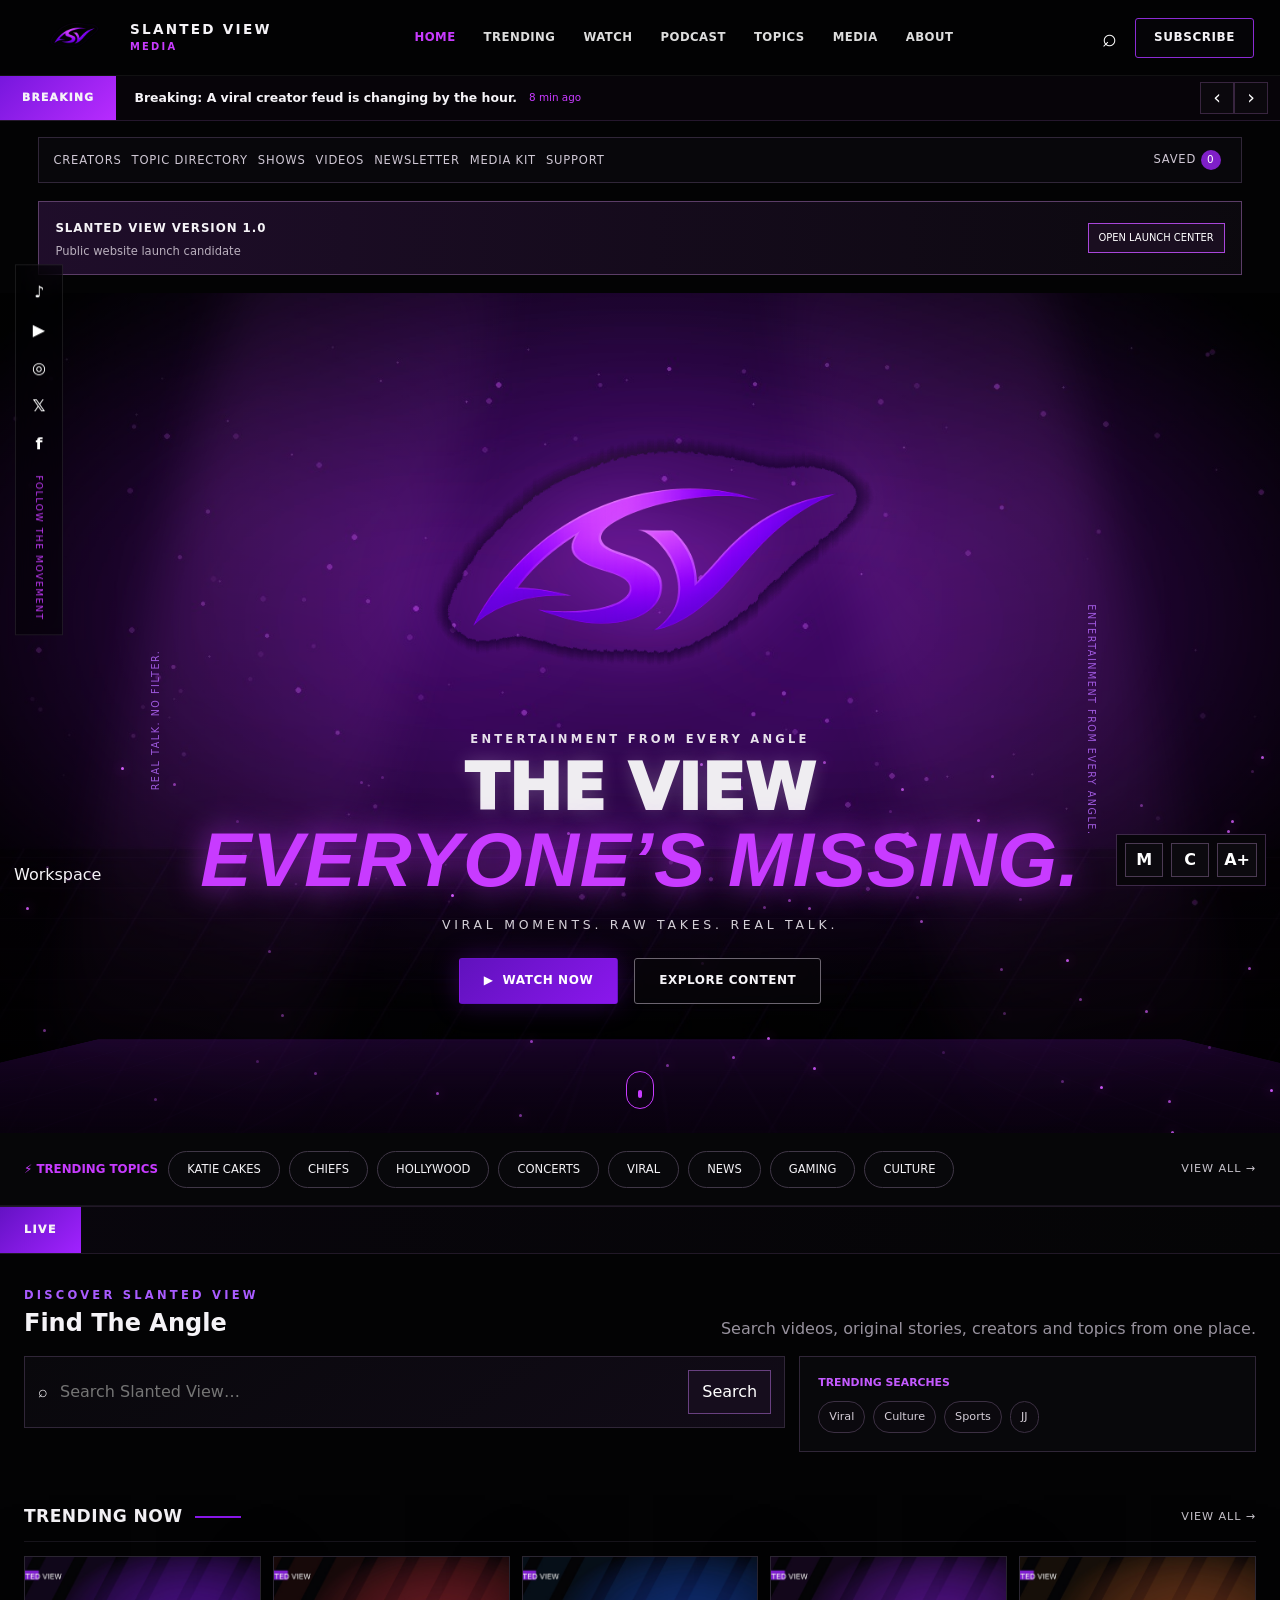
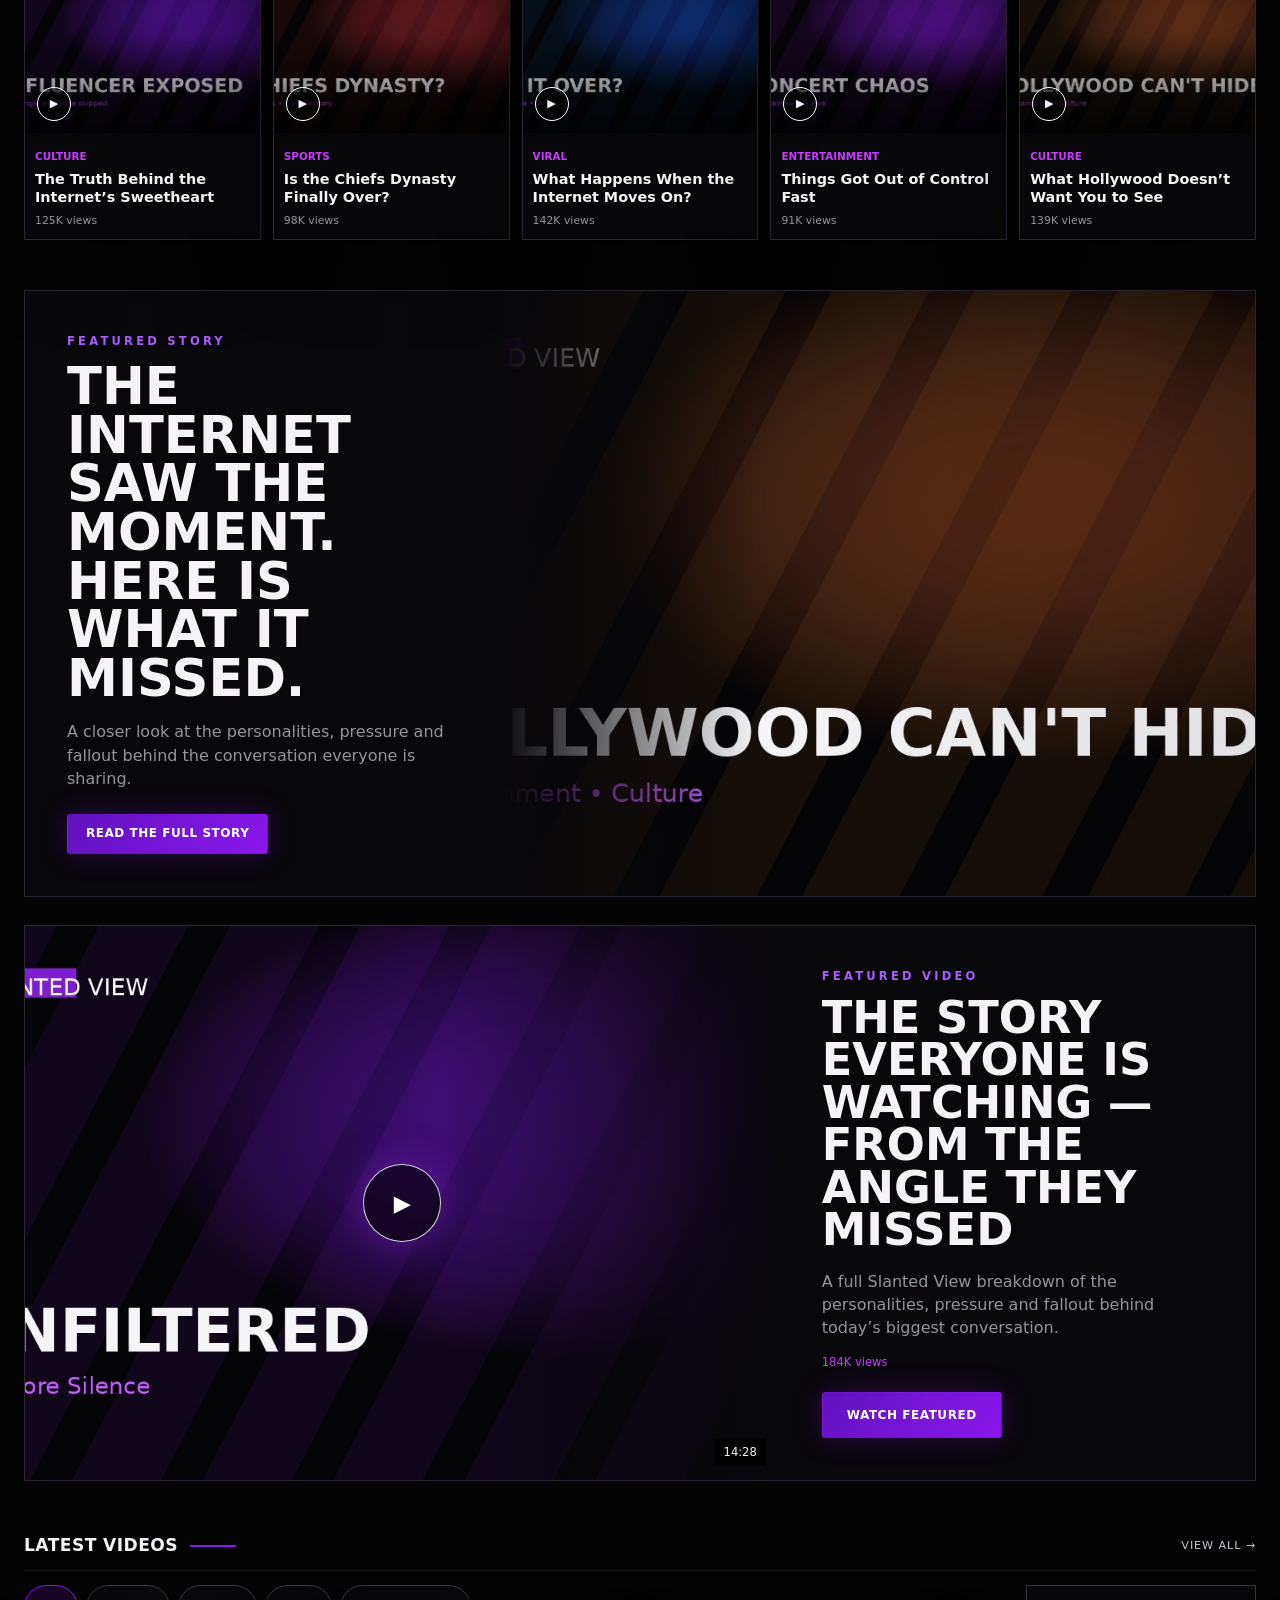
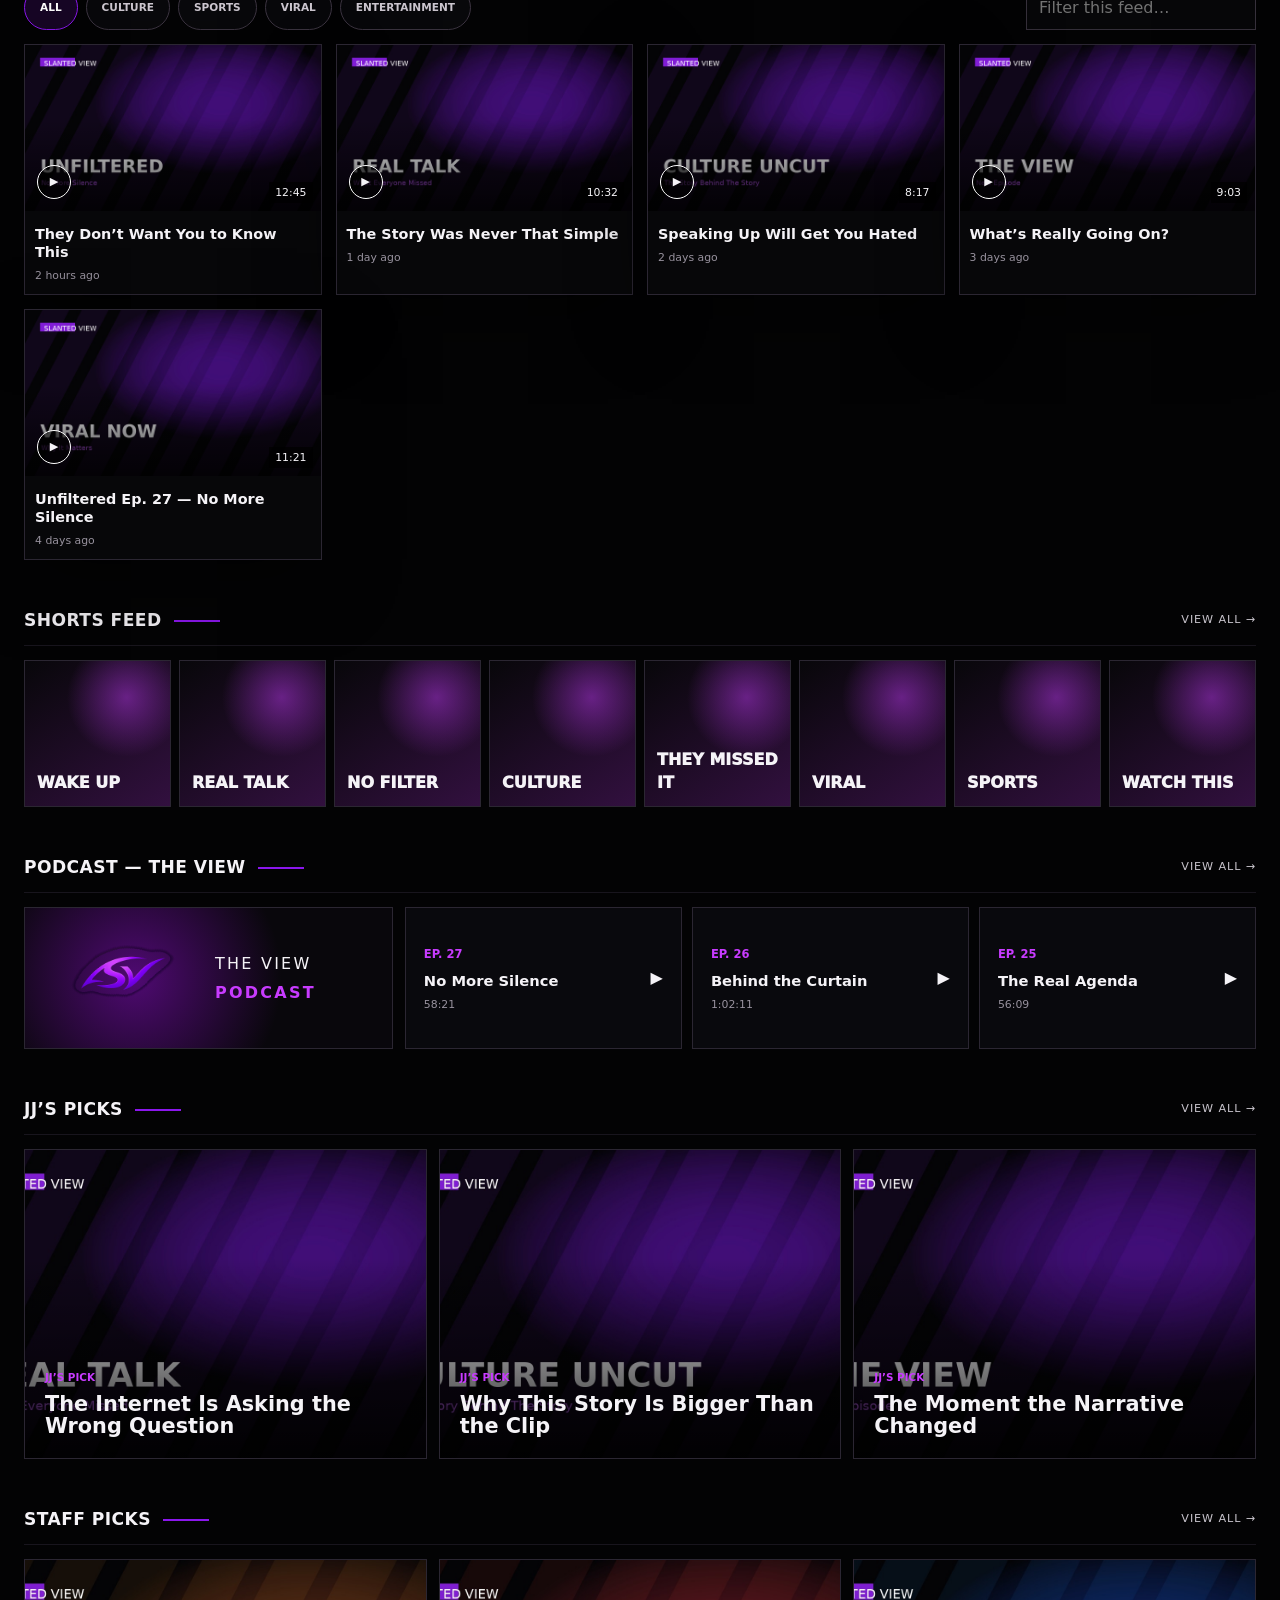
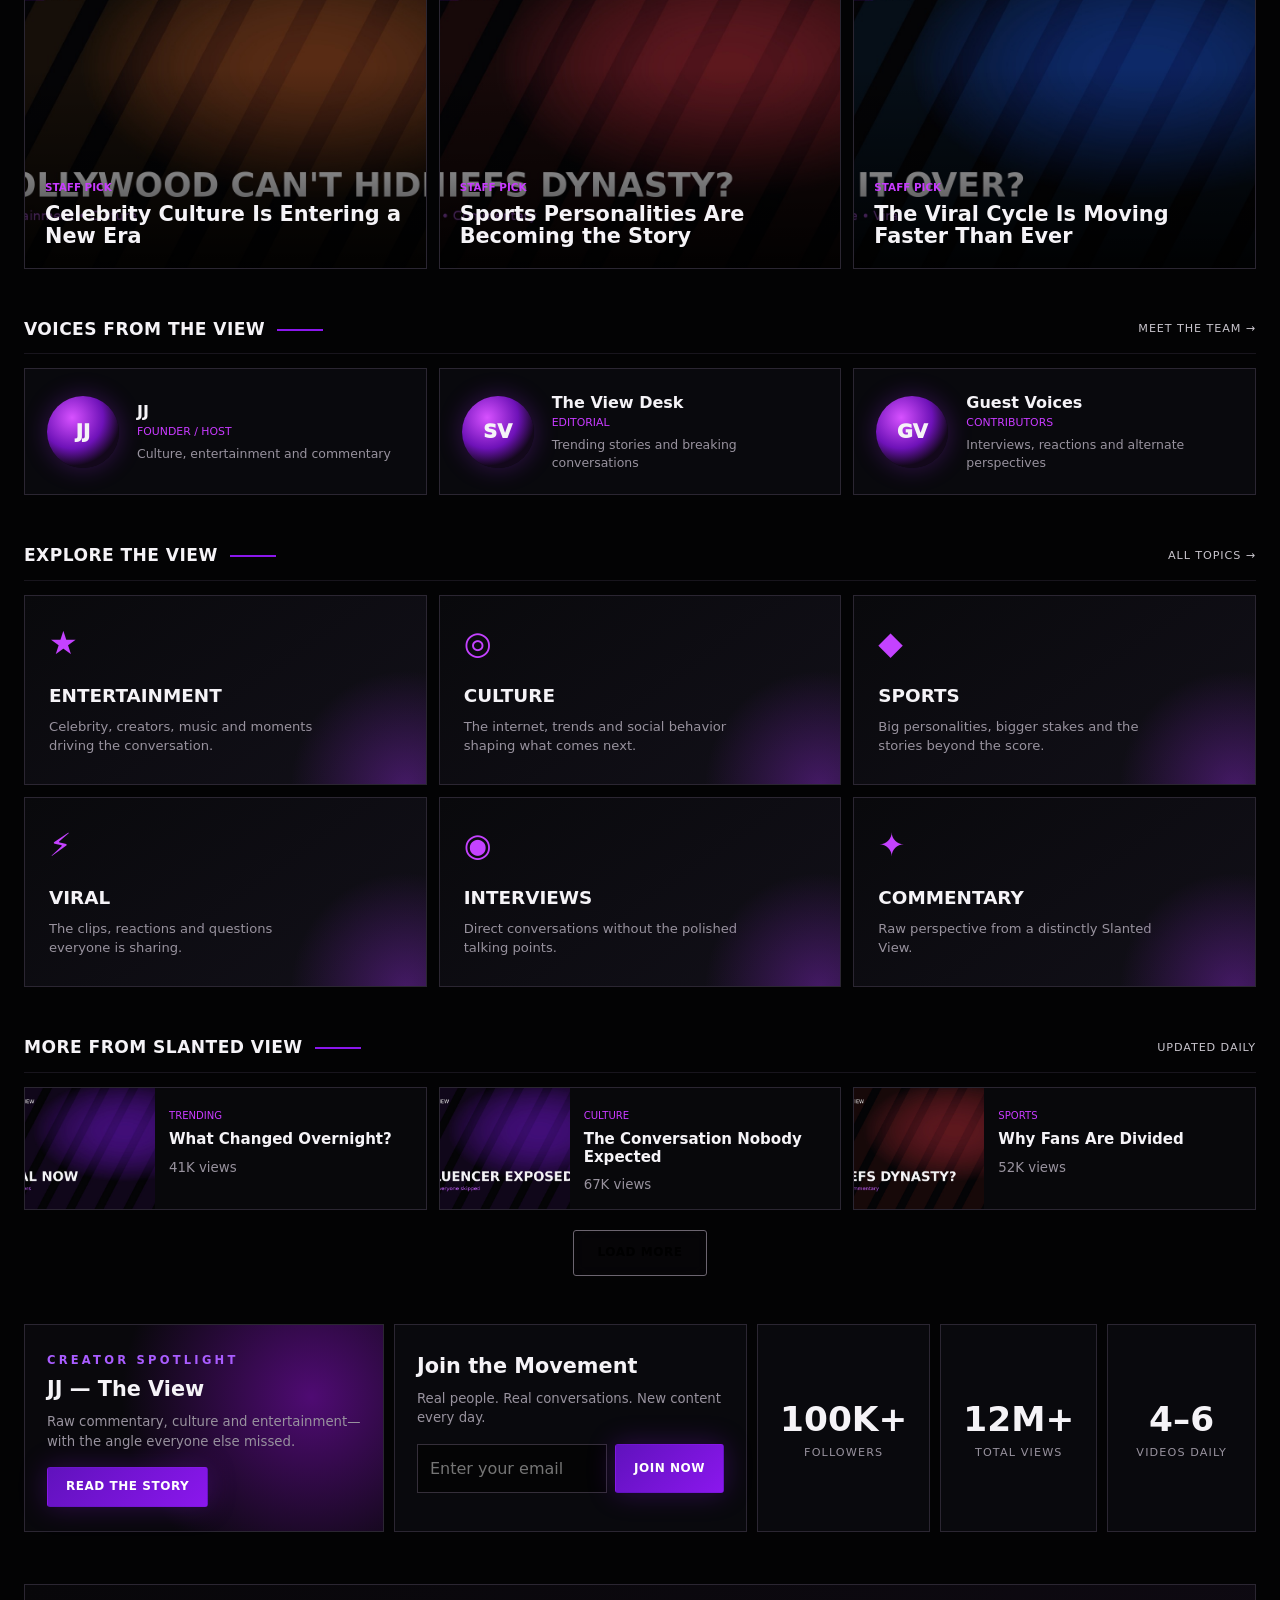
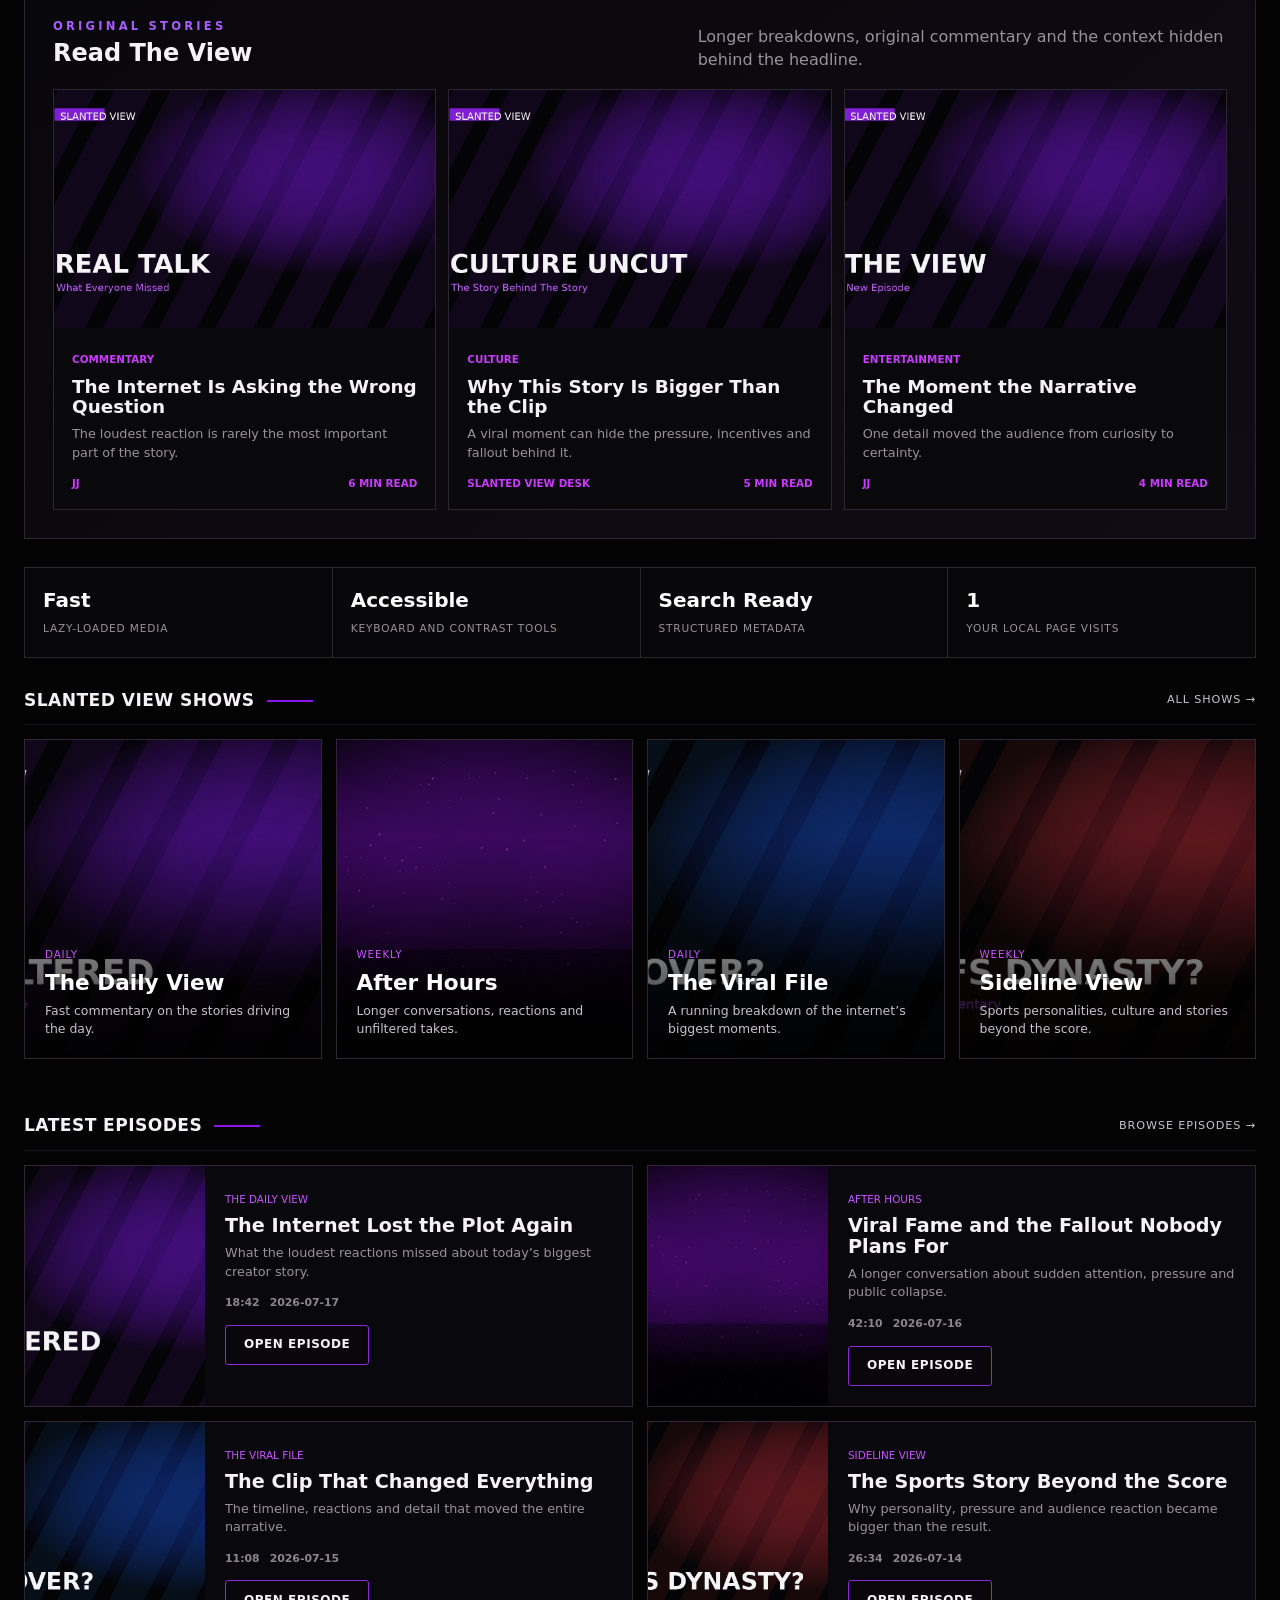
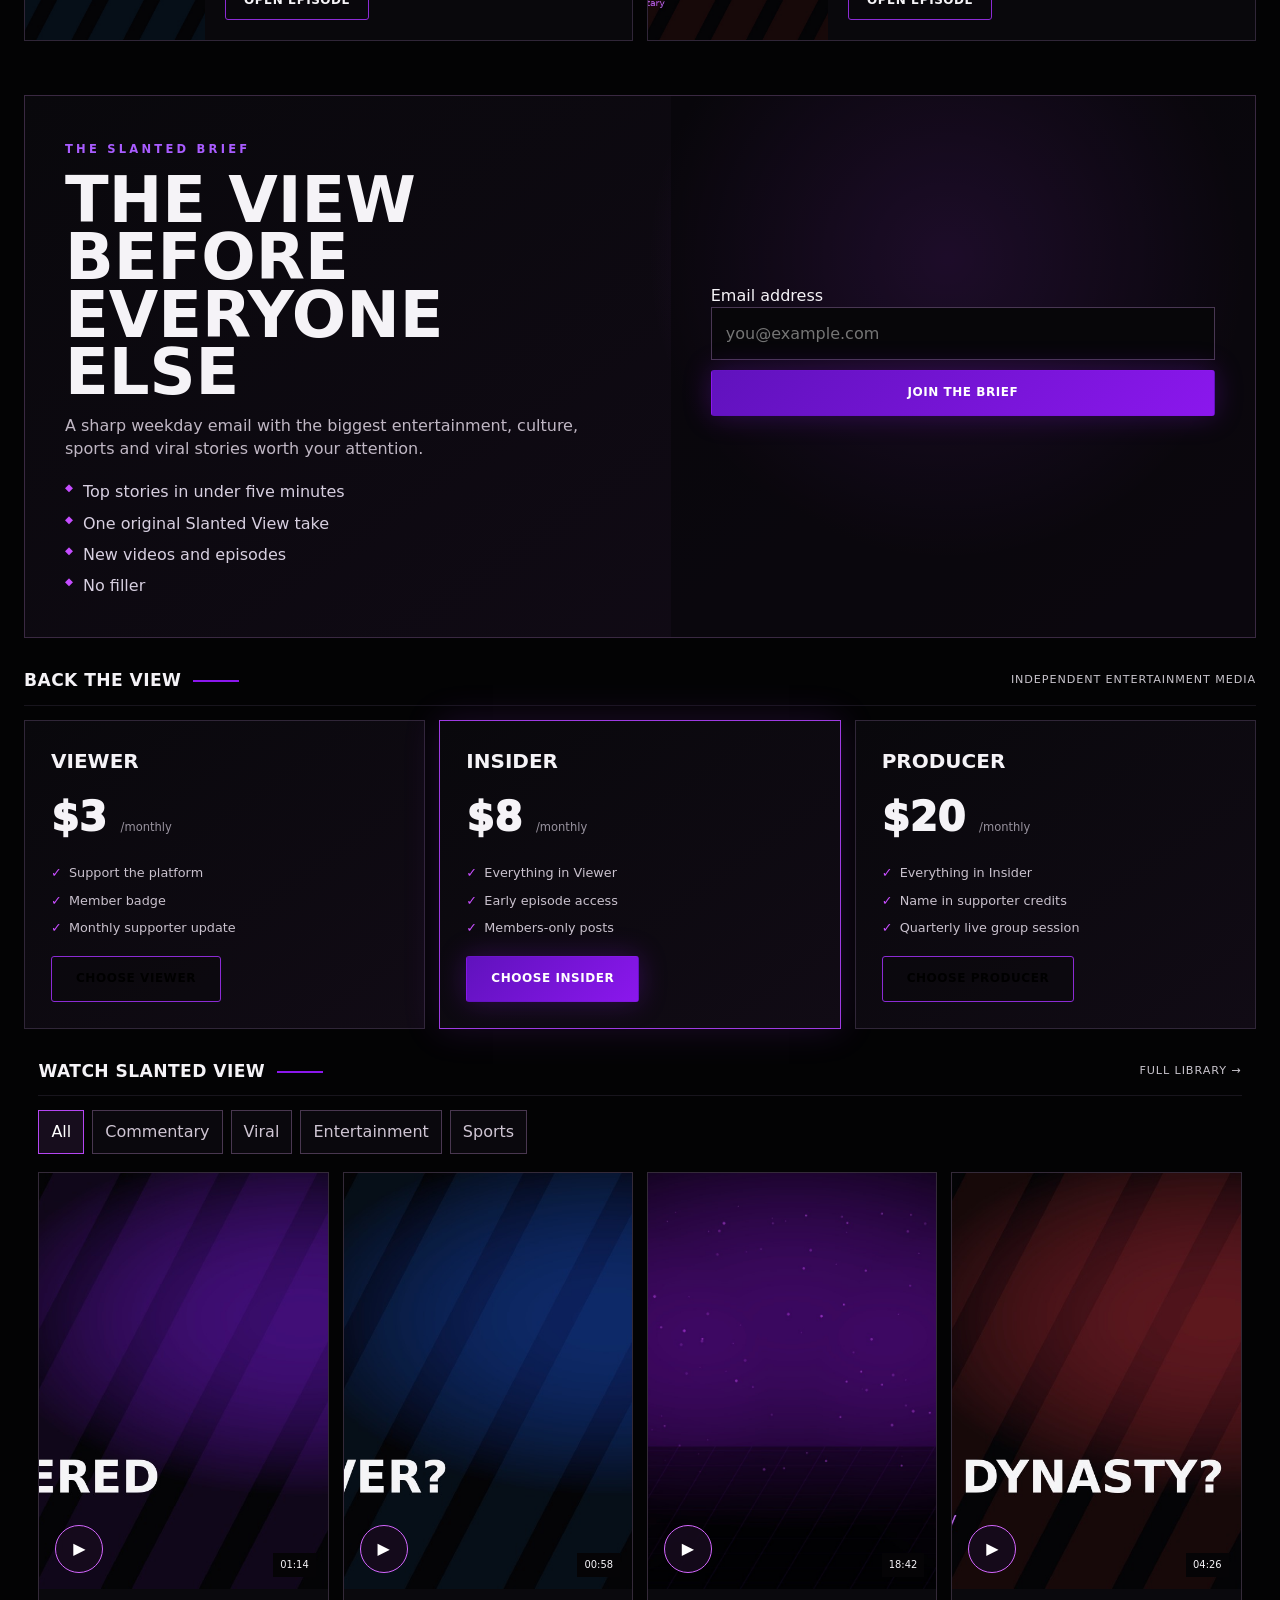
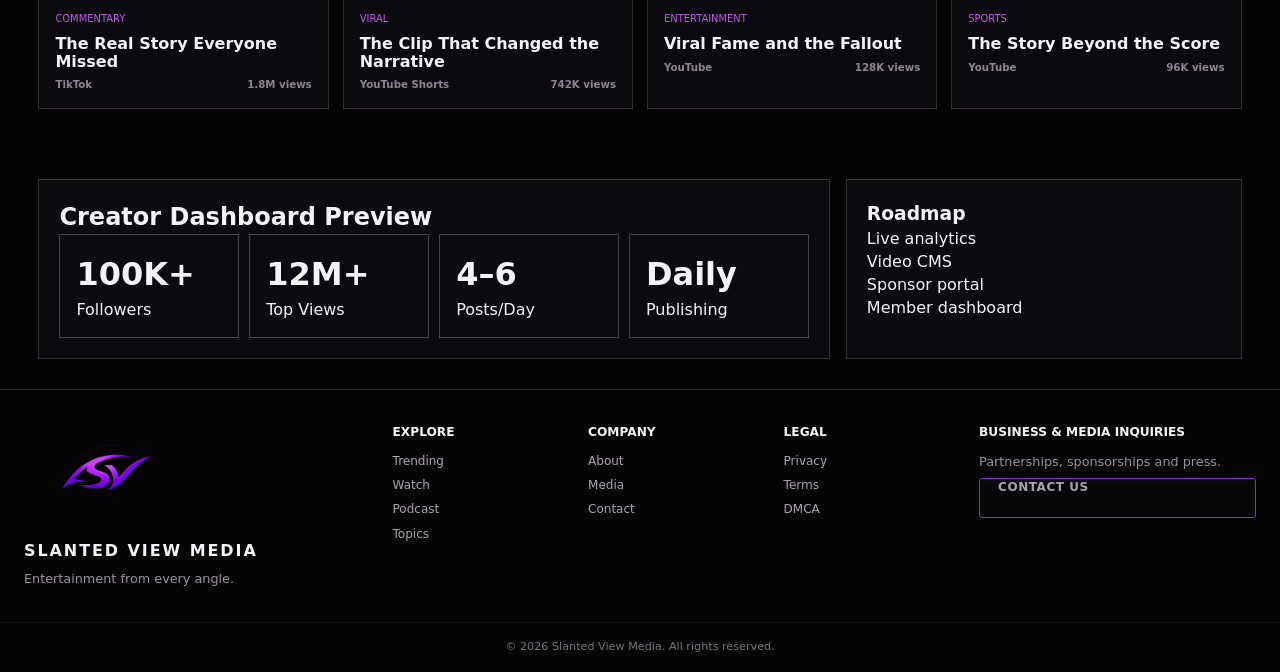
<file: index.html>
<!doctype html>
<html lang="en">
<head>
  <meta charset="utf-8">
  <meta name="viewport" content="width=device-width,initial-scale=1">
  <meta name="theme-color" content="#050507">
  <meta name="description" content="Slanted View Media — the view everyone’s missing. Entertainment from every angle.">
  <meta property="og:title" content="Slanted View Media">
  <meta property="og:description" content="The view everyone’s missing. Entertainment from every angle.">
  <meta property="og:type" content="website">
  <meta property="og:url" content="https://slantedview.com/">
  <meta property="og:image" content="https://slantedview.com/sv-eye.png">
  <title>Slanted View Media</title>
  <link rel="manifest" href="manifest.webmanifest">
  <link rel="icon" href="sv-eye.png">
  <link rel="stylesheet" href="reset.css">
  <link rel="stylesheet" href="theme.css">
  <link rel="stylesheet" href="components.css">
  <link rel="stylesheet" href="home.css">
  <link rel="stylesheet" href="responsive.css">
  <link rel="stylesheet" href="packet3.css">
  <link rel="stylesheet" href="packet4.css">
  <link rel="stylesheet" href="packet5.css">
  <link rel="stylesheet" href="packet6.css">
  <link rel="stylesheet" href="packet7.css">
  <link rel="stylesheet" href="packet8.css">
<link rel="stylesheet" href="packet9.css">  <link rel="stylesheet" href="packet10.css">
</head>
<body>
  <div class="site-loader" data-loader aria-hidden="true">
    <img src="sv-eye.png" alt="">
    <span>Slanted View</span>
  </div>
  <a class="skip-link" href="#main">Skip to content</a>

  <header class="site-header" data-header>
    <a class="brand-lockup" href="/" aria-label="Slanted View home">
      <img src="sv-eye.png" alt="" class="brand-eye">
      <span class="brand-wordmark"><strong>SLANTED VIEW</strong><small>MEDIA</small></span>
    </a>

    <button class="menu-button" aria-label="Open navigation" aria-expanded="false" data-menu-button>
      <span></span><span></span><span></span>
    </button>

    <nav class="main-nav" aria-label="Primary navigation" data-nav>
      <a class="active" href="/">Home</a>
      <a href="#trending">Trending</a>
      <a href="#watch">Watch</a>
      <a href="#podcast">Podcast</a>
      <a href="#topics">Topics</a>
      <a href="#media">Media</a>
      <a href="#about">About</a>
    </nav>

    <div class="header-actions">
      <button class="icon-button" aria-label="Search" data-search-open>⌕</button>
      <a class="button button-outline button-small" href="#join">Subscribe</a>
    </div>
  </header>

  <section class="breaking-rail" aria-label="Breaking updates">
    <div class="breaking-badge">Breaking</div>
    <div class="breaking-copy"><strong data-breaking-headline>Loading the latest Slanted View update…</strong><span data-breaking-time></span></div>
    <div class="breaking-controls"><button type="button" aria-label="Previous update" data-breaking-prev>‹</button><button type="button" aria-label="Next update" data-breaking-next>›</button></div>
  </section>

  <aside class="social-rail" aria-label="Social platforms"><a href="#" aria-label="TikTok">♪</a><a href="#" aria-label="YouTube">▶</a><a href="#" aria-label="Instagram">◎</a><a href="#" aria-label="X">𝕏</a><a href="#" aria-label="Facebook">f</a><span>Follow the movement</span></aside>

  <div class="utility-bar"><div class="utility-links"><a href="creators.html">Creators</a><a href="topics.html">Topic Directory</a><a href="shows.html">Shows</a><a href="videos.html">Videos</a><a href="newsletter.html">Newsletter</a><a href="media-kit.html">Media Kit</a><a href="support.html">Support</a></div><div class="utility-actions"><button type="button" data-open-saved>Saved <span class="saved-count" data-saved-count>0</span></button></div></div>
<div class="launch-banner"><div><strong>Slanted View Version 1.0</strong><br><span>Public website launch candidate</span></div><a class="launch-badge" href="launch-center.html">Open Launch Center</a></div>
<main id="main">
    <section class="hero" aria-labelledby="hero-title">
      <div class="hero-cinematic-bg" aria-hidden="true"></div>
      <div class="hero-vignette" aria-hidden="true"></div>
      <div class="hero-beam hero-beam-left" aria-hidden="true"></div>
      <div class="hero-beam hero-beam-right" aria-hidden="true"></div>
      <div class="hero-particles" data-particles aria-hidden="true"></div>

      <div class="hero-inner">
        <img class="hero-eye" src="sv-eye.png" alt="Slanted View eye logo">
        <p class="eyebrow hero-eyebrow">Entertainment From Every Angle</p>
        <h1 id="hero-title">
          <span>The View</span>
          <strong>Everyone’s Missing.</strong>
        </h1>
        <p class="hero-description">Viral moments. Raw takes. Real talk.</p>
        <div class="hero-actions">
          <a class="button button-primary" href="#watch"><span>▶</span> Watch Now</a>
          <a class="button button-glass" href="#trending">Explore Content</a>
        </div>
      </div>

      <div class="hero-reflection" aria-hidden="true"></div>
      <div class="hero-edge-copy hero-edge-left">Real talk. No filter.</div>
      <div class="hero-edge-copy hero-edge-right">Entertainment from every angle.</div>
      <a class="scroll-cue" href="#topics" aria-label="Scroll to trending topics"><span></span></a>
    </section>

    <section id="topics" class="topic-strip" aria-label="Trending topics">
      <div class="section-shell topic-strip-inner">
        <strong class="topic-heading">⚡ Trending Topics</strong>
        <div class="topic-list" data-topic-list></div>
        <a href="#trending" class="view-all">View all →</a>
      </div>
    </section>

    <section class="live-ticker" aria-label="Live trending updates">
      <div class="ticker-label">Live</div>
      <div class="ticker-window">
        <div class="ticker-track" data-ticker-track></div>
      </div>
    </section>

    <section class="discovery-section section-shell reveal" id="discover"><div class="discovery-header"><div><span class="eyebrow">Discover Slanted View</span><h2>Find The Angle</h2></div><p>Search videos, original stories, creators and topics from one place.</p></div><div class="discovery-grid"><div><div class="discovery-search"><span>⌕</span><input type="search" data-discovery-input placeholder="Search Slanted View…"><button type="button">Search</button></div><div class="packet6-results" data-packet6-results></div></div><div class="discovery-trends"><strong>Trending Searches</strong><div class="trend-query-list"><button data-trend-query="viral">Viral</button><button data-trend-query="culture">Culture</button><button data-trend-query="sports">Sports</button><button data-trend-query="JJ">JJ</button></div></div></div></section>
<section id="trending" class="media-section section-shell reveal">
      <div class="section-title-row">
        <h2>Trending Now</h2>
        <a href="#" class="view-all">View all →</a>
      </div>
      <div class="media-carousel" data-carousel="trending"></div>
    </section>

    <section class="featured-story section-shell reveal" data-featured-story>
      <div class="featured-copy">
        <span class="eyebrow" data-featured-kicker></span>
        <h2 data-featured-title></h2>
        <p data-featured-summary></p>
        <a class="button button-primary button-small" href="#" data-featured-cta></a>
      </div>
      <div class="featured-art">
        <img data-featured-image alt="">
        <span class="featured-shade"></span>
      </div>
    </section>

    <section class="featured-video section-shell reveal" data-featured-video>
      <div class="featured-video-art"><img data-featured-video-image alt=""><button class="featured-play" type="button" data-featured-video-play aria-label="Play featured video">▶</button><span class="featured-video-duration" data-featured-video-duration></span></div>
      <div class="featured-video-copy"><span class="eyebrow" data-featured-video-badge></span><h2 data-featured-video-title></h2><p data-featured-video-summary></p><div class="featured-video-meta" data-featured-video-views></div><button class="button button-primary" type="button" data-featured-video-play>Watch Featured</button></div>
    </section>

    <section id="watch" class="media-section section-shell reveal">
      <div class="section-title-row"><h2>Latest Videos</h2><a href="#" class="view-all">View all →</a></div>
      <div class="content-toolbar"><div class="filter-group" data-filter-group><button class="filter-button active" data-filter="all">All</button><button class="filter-button" data-filter="culture">Culture</button><button class="filter-button" data-filter="sports">Sports</button><button class="filter-button" data-filter="viral">Viral</button><button class="filter-button" data-filter="entertainment">Entertainment</button></div><label class="inline-search"><span class="sr-only">Filter videos</span><input type="search" placeholder="Filter this feed…" data-feed-search></label></div>
      <div class="video-grid" data-grid="latest"></div>
    </section>

    <section class="media-section section-shell reveal">
      <div class="section-title-row">
        <h2>Shorts Feed</h2>
        <a href="#" class="view-all">View all →</a>
      </div>
      <div class="shorts-row" data-grid="shorts"></div>
    </section>

    <section id="podcast" class="media-section section-shell reveal">
      <div class="section-title-row">
        <h2>Podcast — The View</h2>
        <a href="#" class="view-all">View all →</a>
      </div>
      <div class="podcast-layout">
        <article class="podcast-feature">
          <img src="sv-eye.png" alt="">
          <div>
            <span>The View</span>
            <strong>Podcast</strong>
          </div>
        </article>
        <div class="podcast-list" data-grid="podcasts"></div>
      </div>
    </section>

    <section class="media-section section-shell reveal"><div class="section-title-row"><h2>JJ’s Picks</h2><a href="#watch" class="view-all">View all →</a></div><div class="editorial-grid" data-jj-picks></div></section>
    <section class="media-section section-shell reveal"><div class="section-title-row"><h2>Staff Picks</h2><a href="#watch" class="view-all">View all →</a></div><div class="editorial-grid" data-staff-picks></div></section>
    <section class="media-section section-shell reveal"><div class="section-title-row"><h2>Voices From The View</h2><a href="#about" class="view-all">Meet the team →</a></div><div class="creator-grid" data-creator-grid></div></section>

    <section class="media-section section-shell reveal">
      <div class="section-title-row">
        <h2>Explore the View</h2>
        <a href="#topics" class="view-all">All topics →</a>
      </div>
      <div class="category-grid" data-category-grid></div>
    </section>

    <section class="media-section section-shell reveal"><div class="section-title-row"><h2>More From Slanted View</h2><span class="view-all">Updated daily</span></div><div class="more-feed" data-more-feed></div><div class="load-more-wrap"><button class="button button-glass" type="button" data-load-more>Load More</button></div></section>

    <section id="about" class="growth-section section-shell reveal">
      <article class="creator-panel">
        <span class="eyebrow">Creator Spotlight</span>
        <h2>JJ — The View</h2>
        <p>Raw commentary, culture and entertainment—with the angle everyone else missed.</p>
        <a class="button button-primary button-small" href="#media">Read the Story</a>
      </article>

      <article id="join" class="join-panel">
        <h2>Join the Movement</h2>
        <p>Real people. Real conversations. New content every day.</p>
        <form class="join-form" data-join-form>
          <label class="sr-only" for="join-email">Email address</label>
          <input id="join-email" name="email" type="email" placeholder="Enter your email" required>
          <button class="button button-primary button-small" type="submit">Join Now</button>
        </form>
        <p class="form-status" role="status" data-form-status></p>
      </article>

      <div class="metric-panel"><strong>100K+</strong><span>Followers</span></div>
      <div class="metric-panel"><strong>12M+</strong><span>Total Views</span></div>
      <div class="metric-panel"><strong>4–6</strong><span>Videos Daily</span></div>
    </section>
  
    <section class="article-hub section-shell reveal" id="stories">
      <div class="article-hub-header">
        <div>
          <span class="eyebrow">Original Stories</span>
          <h2>Read The View</h2>
        </div>
        <p>Longer breakdowns, original commentary and the context hidden behind the headline.</p>
      </div>
      <div class="article-grid" data-article-grid></div>
    </section>

    <section class="performance-status section-shell" aria-label="Site experience">
      <div class="performance-metric"><strong>Fast</strong><span>Lazy-loaded media</span></div>
      <div class="performance-metric"><strong>Accessible</strong><span>Keyboard and contrast tools</span></div>
      <div class="performance-metric"><strong>Search Ready</strong><span>Structured metadata</span></div>
      <div class="performance-metric"><strong data-local-pageviews>1</strong><span>Your local page visits</span></div>
    </section>

  
    <section class="show-strip section-shell reveal" id="shows">
      <div class="section-title-row"><h2>Slanted View Shows</h2><a class="view-all" href="shows.html">All shows →</a></div>
      <div class="show-grid" data-show-grid></div>
    </section>

    <section class="media-section section-shell reveal">
      <div class="section-title-row"><h2>Latest Episodes</h2><a class="view-all" href="shows.html">Browse episodes →</a></div>
      <div class="episode-grid" data-episode-grid></div>
    </section>

    <section class="newsletter-panel section-shell reveal">
      <div class="newsletter-copy">
        <span class="eyebrow">The Slanted Brief</span>
        <h2>The View Before Everyone Else</h2>
        <p>A sharp weekday email with the biggest entertainment, culture, sports and viral stories worth your attention.</p>
        <ul class="newsletter-benefits"><li>Top stories in under five minutes</li><li>One original Slanted View take</li><li>New videos and episodes</li><li>No filler</li></ul>
      </div>
      <form class="newsletter-form" data-newsletter-form>
        <label for="packet7-email">Email address</label>
        <input id="packet7-email" name="email" type="email" required placeholder="you@example.com">
        <button class="button button-primary" type="submit">Join The Brief</button>
        <p class="newsletter-status" data-newsletter-status></p>
      </form>
    </section>

    <section class="support-section section-shell reveal">
      <div class="section-title-row"><h2>Back The View</h2><span class="view-all">Independent entertainment media</span></div>
      <div class="support-grid" data-support-grid></div>
    </section>

  <section class="video-library reveal"><div class="section-title-row"><h2>Watch Slanted View</h2><a class="view-all" href="videos.html">Full library →</a></div><div class="video-filter" data-video-filters></div><div class="video-grid" data-video-library></div></section></main>

  <footer id="media" class="site-footer">
    <div class="section-shell footer-grid">
      <div class="footer-brand">
        <img src="sv-eye.png" alt="">
        <strong>SLANTED VIEW MEDIA</strong>
        <p>Entertainment from every angle.</p>
      </div>
      <div><h3>Explore</h3><a href="#trending">Trending</a><a href="#watch">Watch</a><a href="#podcast">Podcast</a><a href="#topics">Topics</a></div>
      <div><h3>Company</h3><a href="#about">About</a><a href="#media">Media</a><a href="mailto:business@slantedview.com">Contact</a></div>
      <div><h3>Legal</h3><a href="privacy.html">Privacy</a><a href="terms.html">Terms</a><a href="dmca.html">DMCA</a></div>
      <div class="footer-cta"><h3>Business & Media Inquiries</h3><p>Partnerships, sponsorships and press.</p><a class="button button-outline button-small" href="mailto:business@slantedview.com">Contact Us</a></div>
    </div>
    <div class="copyright">© 2026 Slanted View Media. All rights reserved.</div>
  </footer>

  <aside class="saved-drawer" data-saved-drawer><div class="saved-drawer-header"><h2>Saved View</h2><button data-close-saved>×</button></div><div class="saved-list" data-saved-list></div></aside>
<dialog class="video-dialog" data-video-dialog>
    <button class="video-dialog-close" aria-label="Close video" data-video-close>×</button>
    <div class="video-stage">
      <div class="video-placeholder">
        <img src="sv-eye.png" alt="">
        <span>Video preview</span>
        <strong data-video-title>Slanted View</strong>
      </div>
    </div>
  </dialog>

  <dialog class="search-dialog" data-search-dialog>
    <form method="dialog" class="search-box">
      <button class="dialog-close" aria-label="Close search">×</button>
      <label for="site-search">Search Slanted View</label>
      <input id="site-search" type="search" placeholder="Search topics, videos and stories…" autofocus>
      <div class="search-results" data-search-results></div>
    </form>
  </dialog>

  <script src="content.js" defer></script>
  <script src="carousel.js" defer></script>
  <script src="hero.js" defer></script>
  <script src="packet3.js" defer></script>
  <script src="packet4.js" defer></script>
  <script src="app.js" defer></script>

  <div class="a11y-toolbar" data-a11y-toolbar aria-label="Accessibility controls">
    <button type="button" data-toggle-motion title="Reduce motion">M</button>
    <button type="button" data-toggle-contrast title="High contrast">C</button>
    <button type="button" data-font-up title="Increase text size">A+</button>
  </div>
  <div class="toast" data-toast role="status" aria-live="polite"></div>

  <script src="packet5.js" defer></script>
<script src="packet6.js" defer></script>
  <script src="packet7.js" defer></script>
  <script src="packet8.js" defer></script>
<a href="workspace.html" style="position:fixed;left:14px;bottom:14px;z-index:120">Workspace</a>  <script src="packet10.js" defer></script>
<nav class="mobile-bottom-nav"><a href="index.html">Home</a><a href="videos.html">Videos</a><a href="shows.html">Shows</a><a href="workspace.html">Workspace</a></nav></body>
</html>
</file>
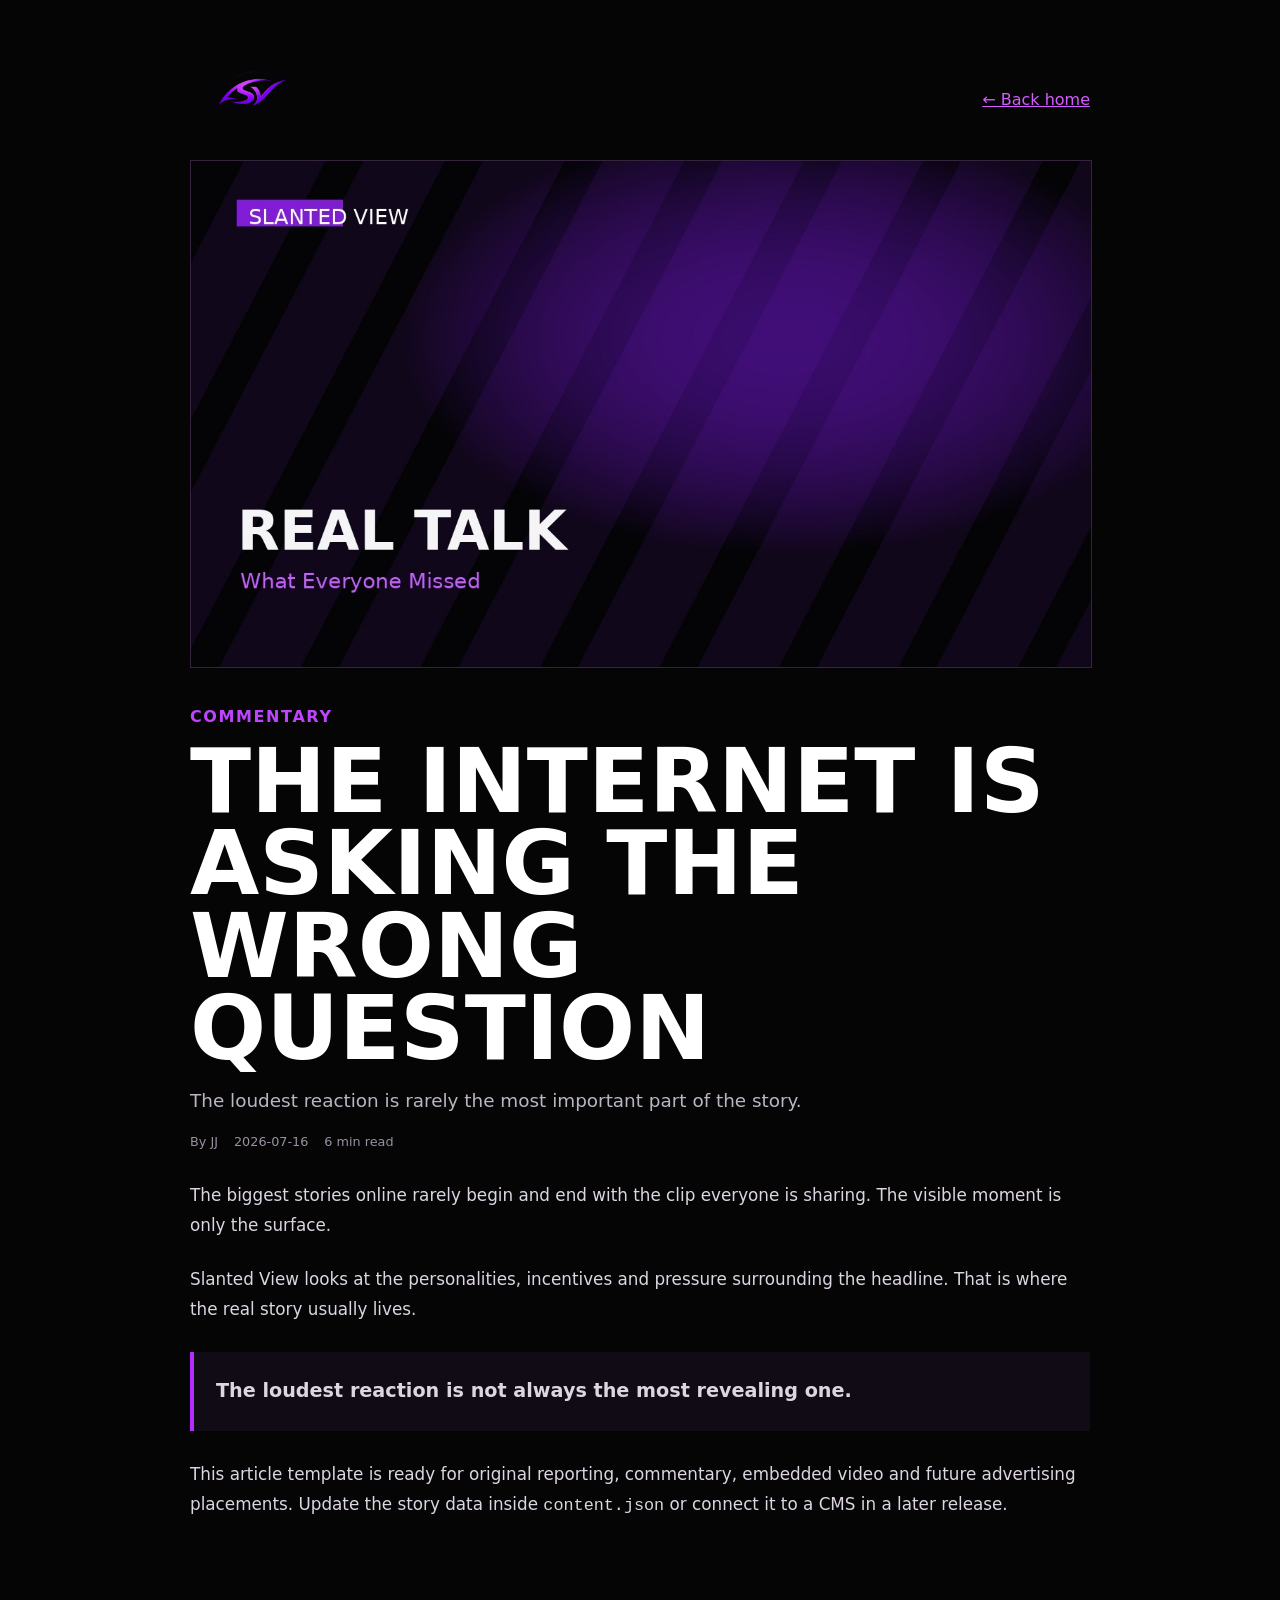
<file: article.html>
<!doctype html>
<html lang="en">
<head>
  <meta charset="utf-8">
  <meta name="viewport" content="width=device-width,initial-scale=1">
  <title>Slanted View Article</title>
  <meta name="description" content="Slanted View commentary and entertainment coverage.">
  <link rel="icon" href="sv-eye.png">
  <link rel="stylesheet" href="theme.css">
  <link rel="stylesheet" href="components.css">
  <link rel="stylesheet" href="responsive.css">
  <style>
    body{background:#050506;color:#fff}.article-shell{width:min(900px,92vw);margin:auto;padding:30px 0 80px}
    .article-nav{display:flex;justify-content:space-between;align-items:center;padding:18px 0}.article-nav img{width:120px}
    .article-hero img{width:100%;max-height:520px;object-fit:cover;border:1px solid #35243e}
    .article-kicker{display:block;color:#c044ff;text-transform:uppercase;font-weight:900;letter-spacing:.1em;margin-top:30px}
    h1{font-size:clamp(2.5rem,7vw,6rem);line-height:.92;text-transform:uppercase;margin:12px 0 18px}
    .article-dek{font-size:1.15rem;color:#bdb4c2;max-width:60ch}.article-meta{display:flex;gap:16px;color:#998fa0;font-size:.8rem;margin:18px 0 28px}
    .article-body{font-size:1.05rem;line-height:1.8;color:#ddd5e1}.article-body p{margin:0 0 1.4em}
    .article-callout{padding:22px;border-left:4px solid #b52cff;background:#100b14;margin:28px 0;font-size:1.2rem;font-weight:800}
    a{color:#d35cff}
  </style>
</head>
<body>
  <main class="article-shell">
    <nav class="article-nav"><a href="index.html"><img src="sv-eye.png" alt="Slanted View"></a><a href="index.html">← Back home</a></nav>
    <article>
      <div class="article-hero"><img data-article-image src="hero-cinematic.jpg" alt=""></div>
      <span class="article-kicker" data-article-category>Commentary</span>
      <h1 data-article-title>The View Everyone’s Missing</h1>
      <p class="article-dek" data-article-dek></p>
      <div class="article-meta"><span data-article-author></span><span data-article-date></span><span data-article-readtime></span></div>
      <div class="article-body">
        <p>The biggest stories online rarely begin and end with the clip everyone is sharing. The visible moment is only the surface.</p>
        <p>Slanted View looks at the personalities, incentives and pressure surrounding the headline. That is where the real story usually lives.</p>
        <div class="article-callout">The loudest reaction is not always the most revealing one.</div>
        <p>This article template is ready for original reporting, commentary, embedded video and future advertising placements. Update the story data inside <code>content.json</code> or connect it to a CMS in a later release.</p>
      </div>
    </article>
  </main>
  <script>
    (async()=>{
      const params=new URLSearchParams(location.search);
      const slug=params.get('slug');
      const data=await fetch('content.json').then(r=>r.json());
      const article=(data.articles||[]).find(a=>a.slug===slug)||data.articles?.[0];
      if(!article)return;
      document.title=`${article.title} | Slanted View`;
      document.querySelector('[data-article-title]').textContent=article.title;
      document.querySelector('[data-article-category]').textContent=article.category;
      document.querySelector('[data-article-dek]').textContent=article.dek;
      document.querySelector('[data-article-author]').textContent=`By ${article.author}`;
      document.querySelector('[data-article-date]').textContent=article.date;
      document.querySelector('[data-article-readtime]').textContent=article.readTime;
      document.querySelector('[data-article-image]').src=article.image;
    })();
  </script>
</body>
</html>
</file>
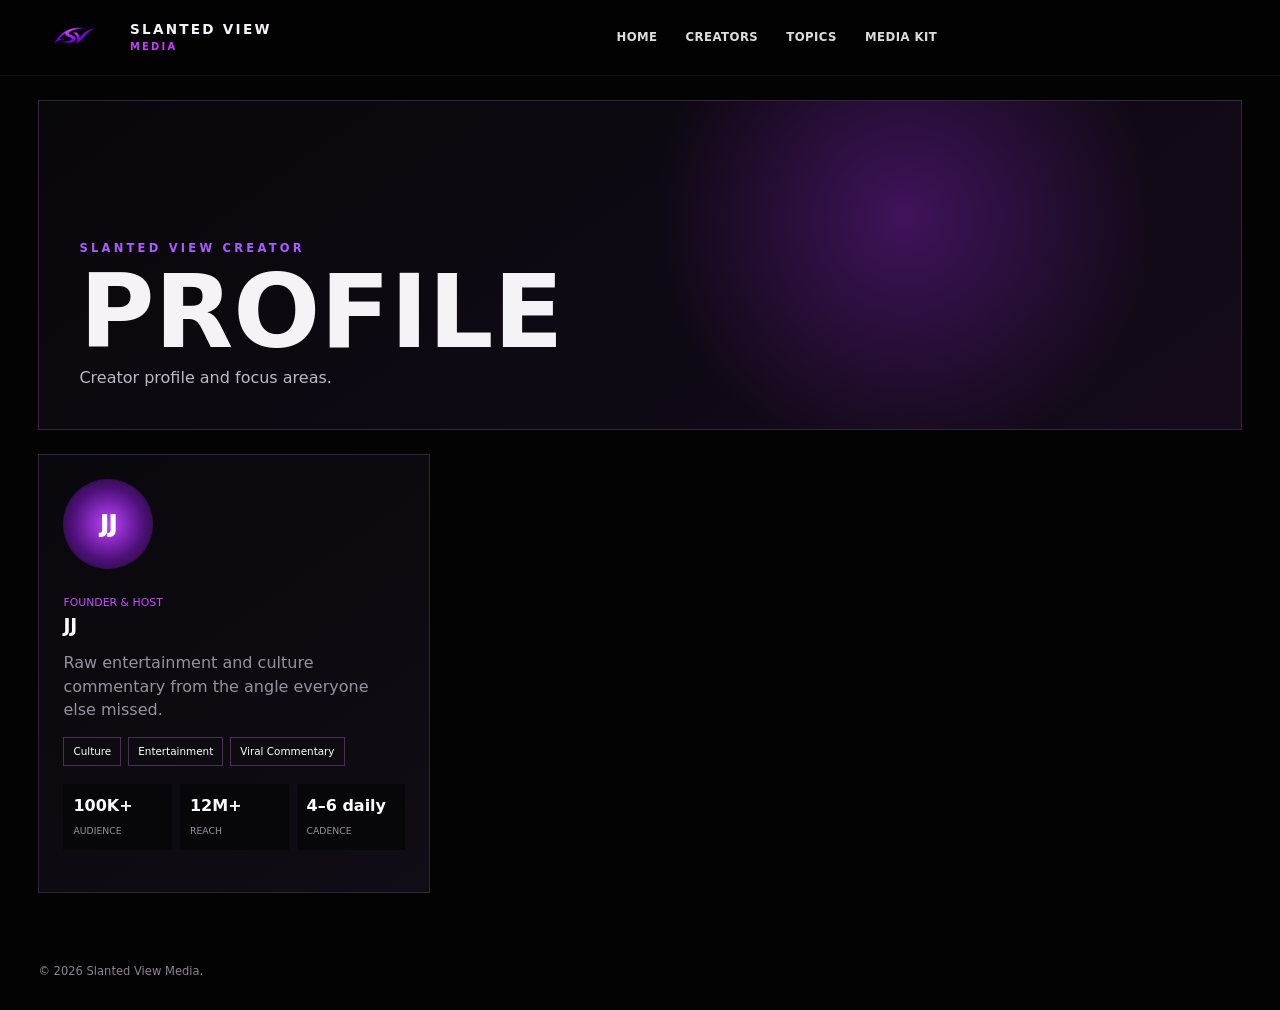
<file: creator.html>
<!doctype html><html lang="en"><head><meta charset="utf-8"><meta name="viewport" content="width=device-width,initial-scale=1"><title>Creator Profile | Slanted View</title><meta name="description" content="Creator profile and focus areas."><link rel="icon" href="sv-eye.png"><link rel="stylesheet" href="reset.css"><link rel="stylesheet" href="theme.css"><link rel="stylesheet" href="components.css"><link rel="stylesheet" href="responsive.css"><link rel="stylesheet" href="packet6.css"></head><body><header class="site-header"><a class="brand-lockup" href="index.html"><img src="sv-eye.png" class="brand-eye" alt=""><span class="brand-wordmark"><strong>SLANTED VIEW</strong><small>MEDIA</small></span></a><nav class="main-nav"><a href="index.html">Home</a><a href="creators.html">Creators</a><a href="topics.html">Topics</a><a href="media-kit.html">Media Kit</a></nav></header><main><section class="page-hero"><div><span class="eyebrow">Slanted View Creator</span><h1>Profile</h1><p>Creator profile and focus areas.</p></div></section><section class="profile-grid" data-creator-profile></section></main><footer class="page-footer">© 2026 Slanted View Media.</footer><script src="packet6.js" defer></script></body></html>
</file>
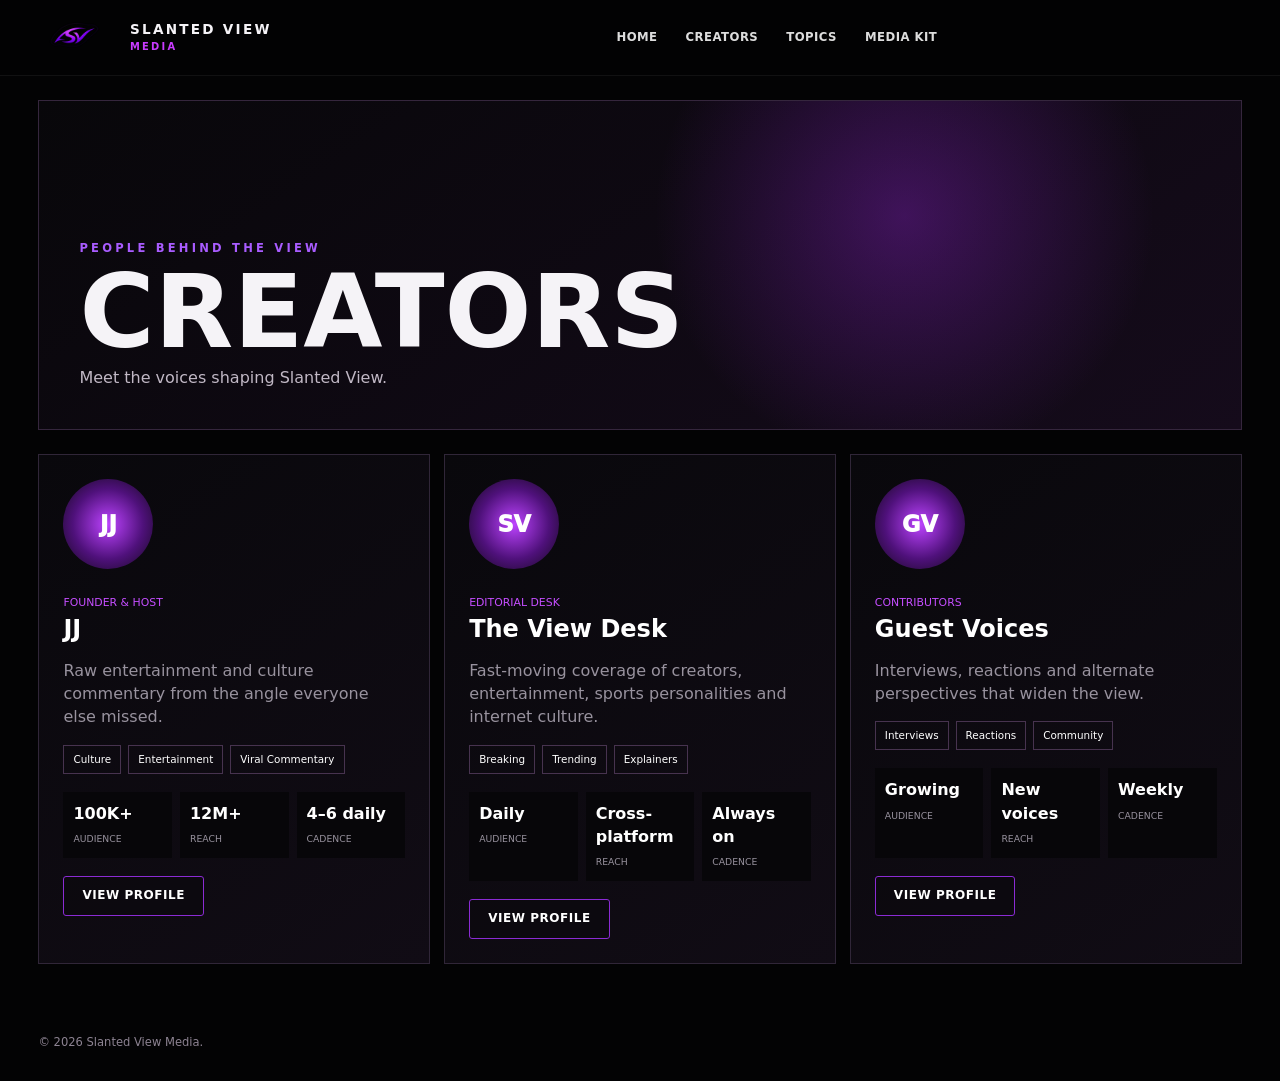
<file: creators.html>
<!doctype html><html lang="en"><head><meta charset="utf-8"><meta name="viewport" content="width=device-width,initial-scale=1"><title>Creators | Slanted View</title><meta name="description" content="Meet the voices shaping Slanted View."><link rel="icon" href="sv-eye.png"><link rel="stylesheet" href="reset.css"><link rel="stylesheet" href="theme.css"><link rel="stylesheet" href="components.css"><link rel="stylesheet" href="responsive.css"><link rel="stylesheet" href="packet6.css"></head><body><header class="site-header"><a class="brand-lockup" href="index.html"><img src="sv-eye.png" class="brand-eye" alt=""><span class="brand-wordmark"><strong>SLANTED VIEW</strong><small>MEDIA</small></span></a><nav class="main-nav"><a href="index.html">Home</a><a href="creators.html">Creators</a><a href="topics.html">Topics</a><a href="media-kit.html">Media Kit</a></nav></header><main><section class="page-hero"><div><span class="eyebrow">People Behind The View</span><h1>Creators</h1><p>Meet the voices shaping Slanted View.</p></div></section><section class="profile-grid" data-profile-directory></section></main><footer class="page-footer">© 2026 Slanted View Media.</footer><script src="packet6.js" defer></script></body></html>
</file>
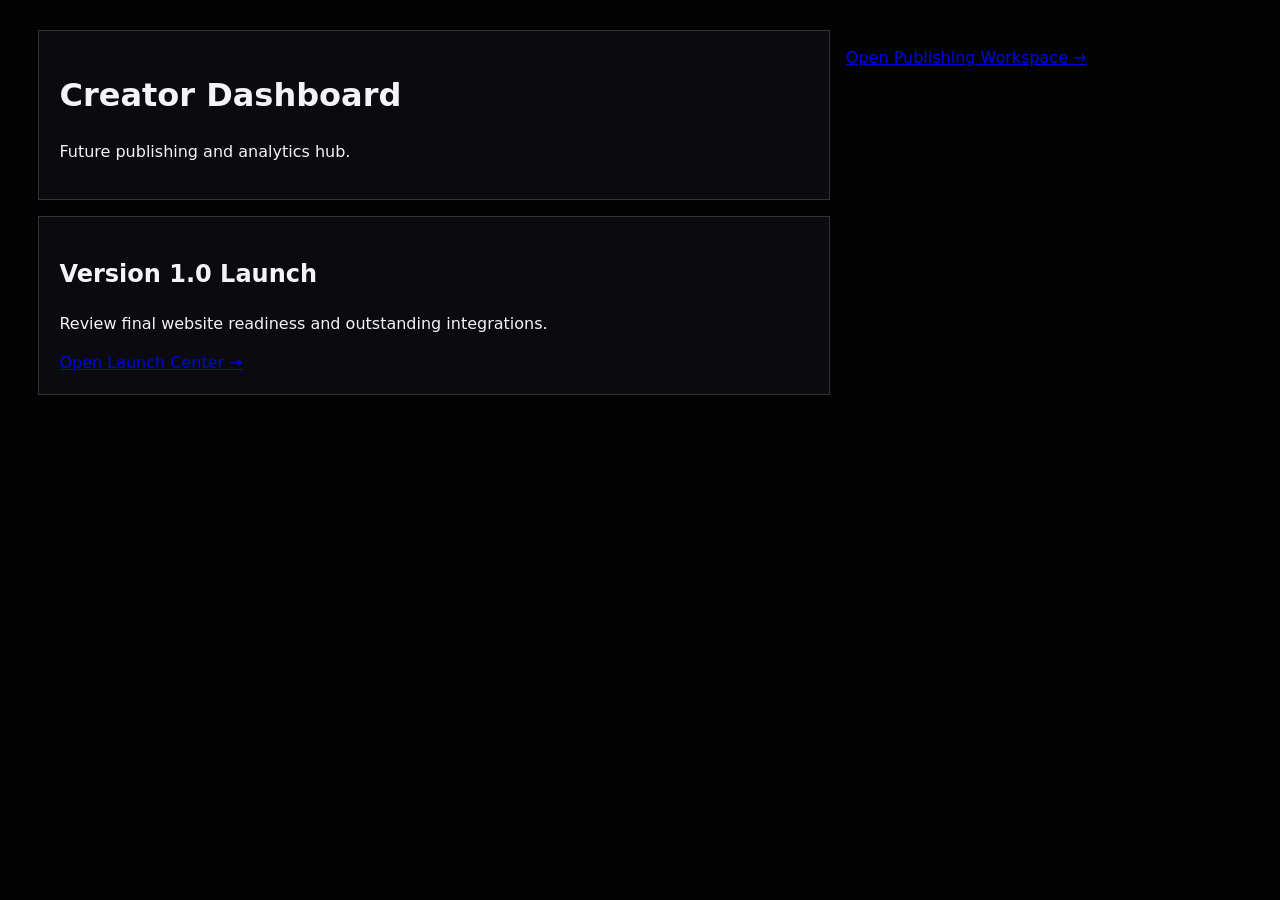
<file: dashboard.html>
<!doctype html><html><head><meta charset='utf-8'><title>Creator Dashboard</title><link rel='stylesheet' href='theme.css'><link rel='stylesheet' href='packet8.css'></head><body><main class='live-dashboard'><div class='dashboard-panel'><h1>Creator Dashboard</h1><p>Future publishing and analytics hub.</p></div><p><a href="workspace.html">Open Publishing Workspace →</a></p><div class="dashboard-panel"><h2>Version 1.0 Launch</h2><p>Review final website readiness and outstanding integrations.</p><a href="launch-center.html">Open Launch Center →</a></div></main><script src='packet8.js'></script></body></html>
</file>
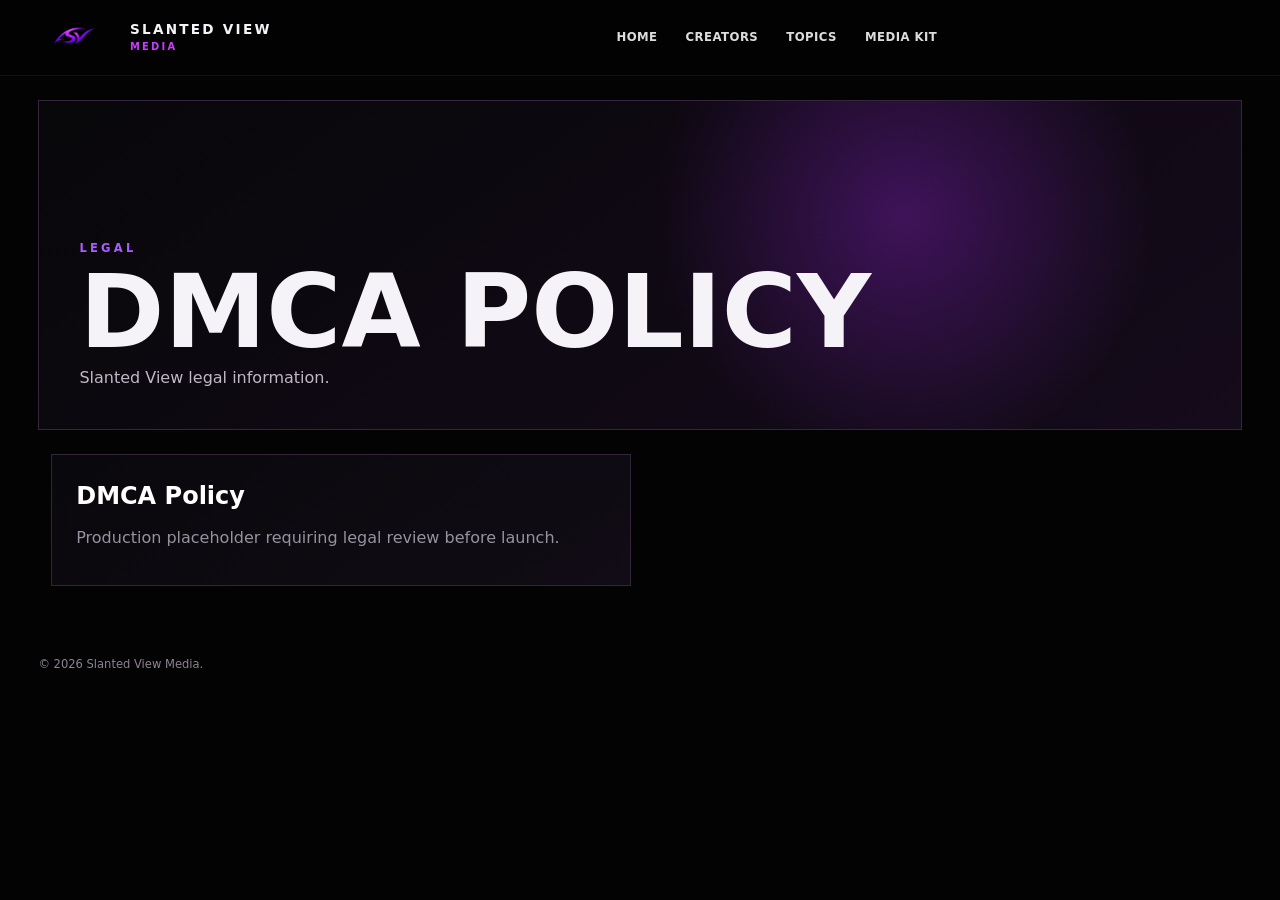
<file: dmca.html>
<!doctype html><html lang="en"><head><meta charset="utf-8"><meta name="viewport" content="width=device-width,initial-scale=1"><title>DMCA Policy | Slanted View</title><meta name="description" content="Slanted View legal information."><link rel="icon" href="sv-eye.png"><link rel="stylesheet" href="reset.css"><link rel="stylesheet" href="theme.css"><link rel="stylesheet" href="components.css"><link rel="stylesheet" href="responsive.css"><link rel="stylesheet" href="packet6.css"></head><body><header class="site-header"><a class="brand-lockup" href="index.html"><img src="sv-eye.png" class="brand-eye" alt=""><span class="brand-wordmark"><strong>SLANTED VIEW</strong><small>MEDIA</small></span></a><nav class="main-nav"><a href="index.html">Home</a><a href="creators.html">Creators</a><a href="topics.html">Topics</a><a href="media-kit.html">Media Kit</a></nav></header><main><section class="page-hero"><div><span class="eyebrow">Legal</span><h1>DMCA Policy</h1><p>Slanted View legal information.</p></div></section><section class="media-kit-grid"><article class="media-panel"><h2>DMCA Policy</h2><p>Production placeholder requiring legal review before launch.</p></article></section></main><footer class="page-footer">© 2026 Slanted View Media.</footer><script src="packet6.js" defer></script></body></html>
</file>
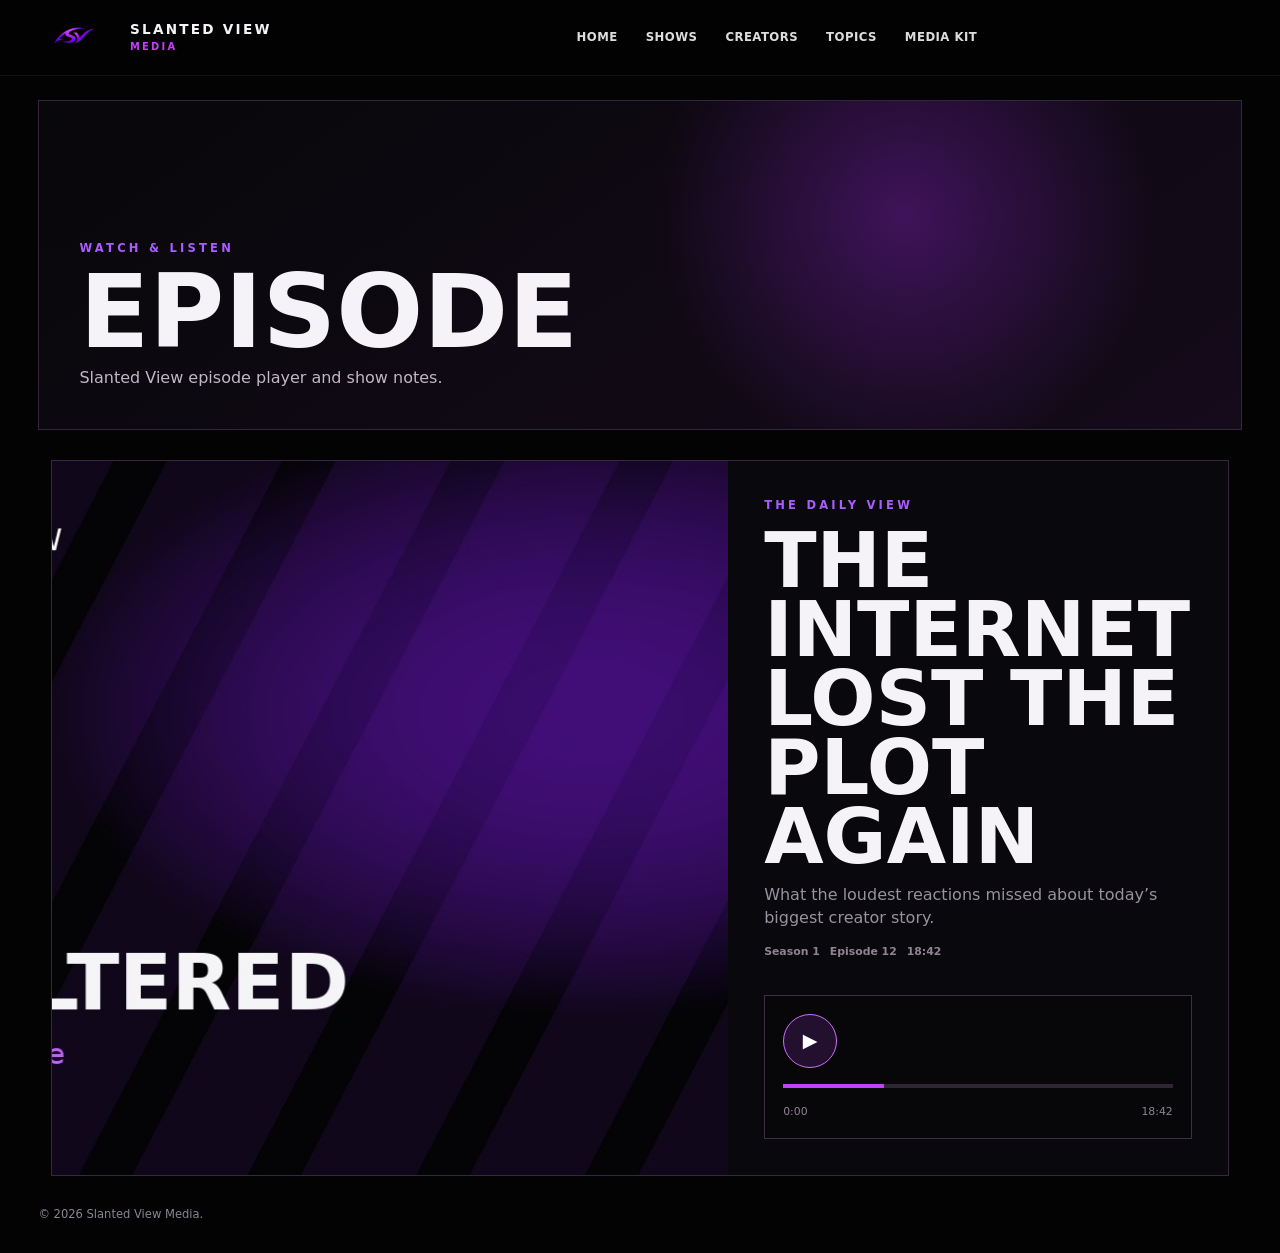
<file: episode.html>
<!doctype html>
<html lang="en"><head>
<meta charset="utf-8"><meta name="viewport" content="width=device-width,initial-scale=1">
<title>Episode | Slanted View</title>
<meta name="description" content="Slanted View episode player and show notes.">
<link rel="icon" href="sv-eye.png">
<link rel="stylesheet" href="reset.css"><link rel="stylesheet" href="theme.css">
<link rel="stylesheet" href="components.css"><link rel="stylesheet" href="responsive.css">
<link rel="stylesheet" href="packet6.css"><link rel="stylesheet" href="packet7.css">
</head><body>
<header class="site-header"><a class="brand-lockup" href="index.html"><img src="sv-eye.png" class="brand-eye" alt=""><span class="brand-wordmark"><strong>SLANTED VIEW</strong><small>MEDIA</small></span></a>
<nav class="main-nav"><a href="index.html">Home</a><a href="shows.html">Shows</a><a href="creators.html">Creators</a><a href="topics.html">Topics</a><a href="media-kit.html">Media Kit</a></nav></header>
<main><section class="page-hero"><div><span class="eyebrow">Watch &amp; Listen</span><h1>Episode</h1><p>Slanted View episode player and show notes.</p></div></section><div data-episode-host></div></main>
<footer class="page-footer">© 2026 Slanted View Media.</footer>
<script src="packet7.js" defer></script></body></html>
</file>
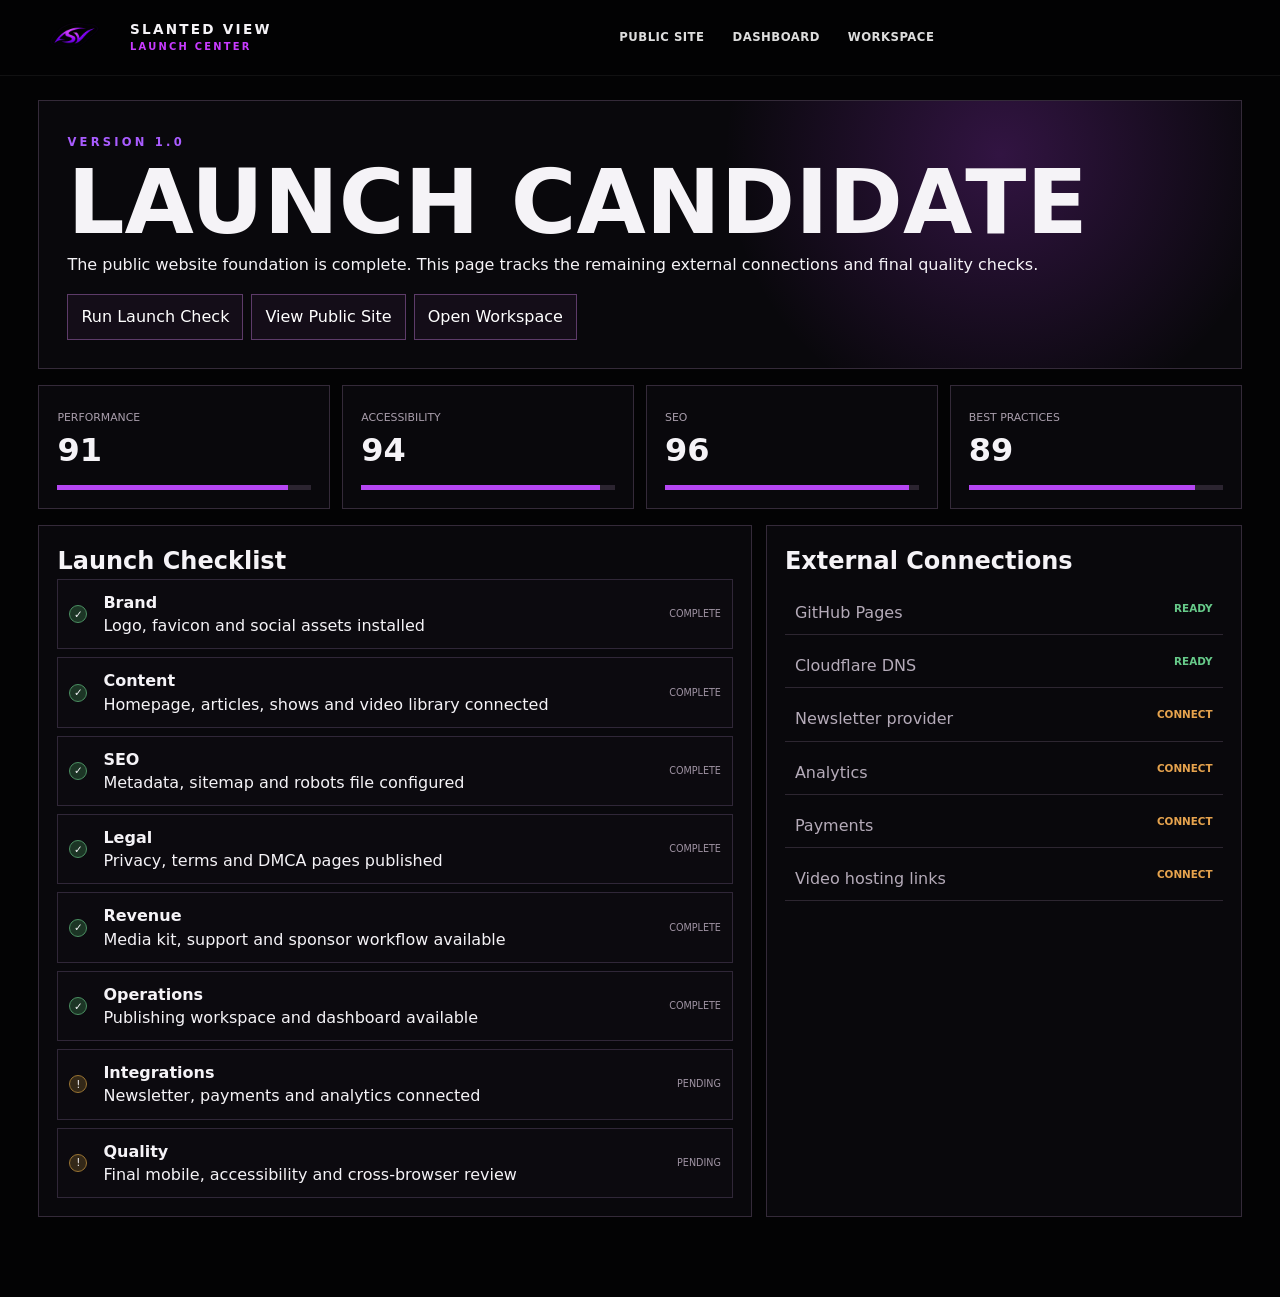
<file: launch-center.html>
<!doctype html><html lang="en"><head><meta charset="utf-8"><meta name="viewport" content="width=device-width,initial-scale=1"><title>Launch Center | Slanted View</title><link rel="icon" href="sv-eye.png"><link rel="stylesheet" href="reset.css"><link rel="stylesheet" href="theme.css"><link rel="stylesheet" href="components.css"><link rel="stylesheet" href="responsive.css"><link rel="stylesheet" href="packet10.css"></head><body><header class="site-header"><a class="brand-lockup" href="index.html"><img src="sv-eye.png" class="brand-eye" alt=""><span class="brand-wordmark"><strong>SLANTED VIEW</strong><small>LAUNCH CENTER</small></span></a><nav class="main-nav"><a href="index.html">Public Site</a><a href="dashboard.html">Dashboard</a><a href="workspace.html">Workspace</a></nav></header><main class="launch-center"><section class="launch-hero"><span class="eyebrow">Version 1.0</span><h1>Launch Candidate</h1><p>The public website foundation is complete. This page tracks the remaining external connections and final quality checks.</p><div class="launch-actions"><button type="button" data-run-launch-check>Run Launch Check</button><a href="index.html">View Public Site</a><a href="workspace.html">Open Workspace</a></div></section><section class="health-grid" data-health-grid></section><section class="launch-grid"><article class="checklist-card"><h2>Launch Checklist</h2><div class="checklist" data-launch-checklist></div></article><aside class="integration-card"><h2>External Connections</h2><div class="integration-list"><div class="integration-row"><span>GitHub Pages</span><b class="ready">Ready</b></div><div class="integration-row"><span>Cloudflare DNS</span><b class="ready">Ready</b></div><div class="integration-row"><span>Newsletter provider</span><b class="connect">Connect</b></div><div class="integration-row"><span>Analytics</span><b class="connect">Connect</b></div><div class="integration-row"><span>Payments</span><b class="connect">Connect</b></div><div class="integration-row"><span>Video hosting links</span><b class="connect">Connect</b></div></div></aside></section></main><script src="packet10.js" defer></script></body></html>
</file>
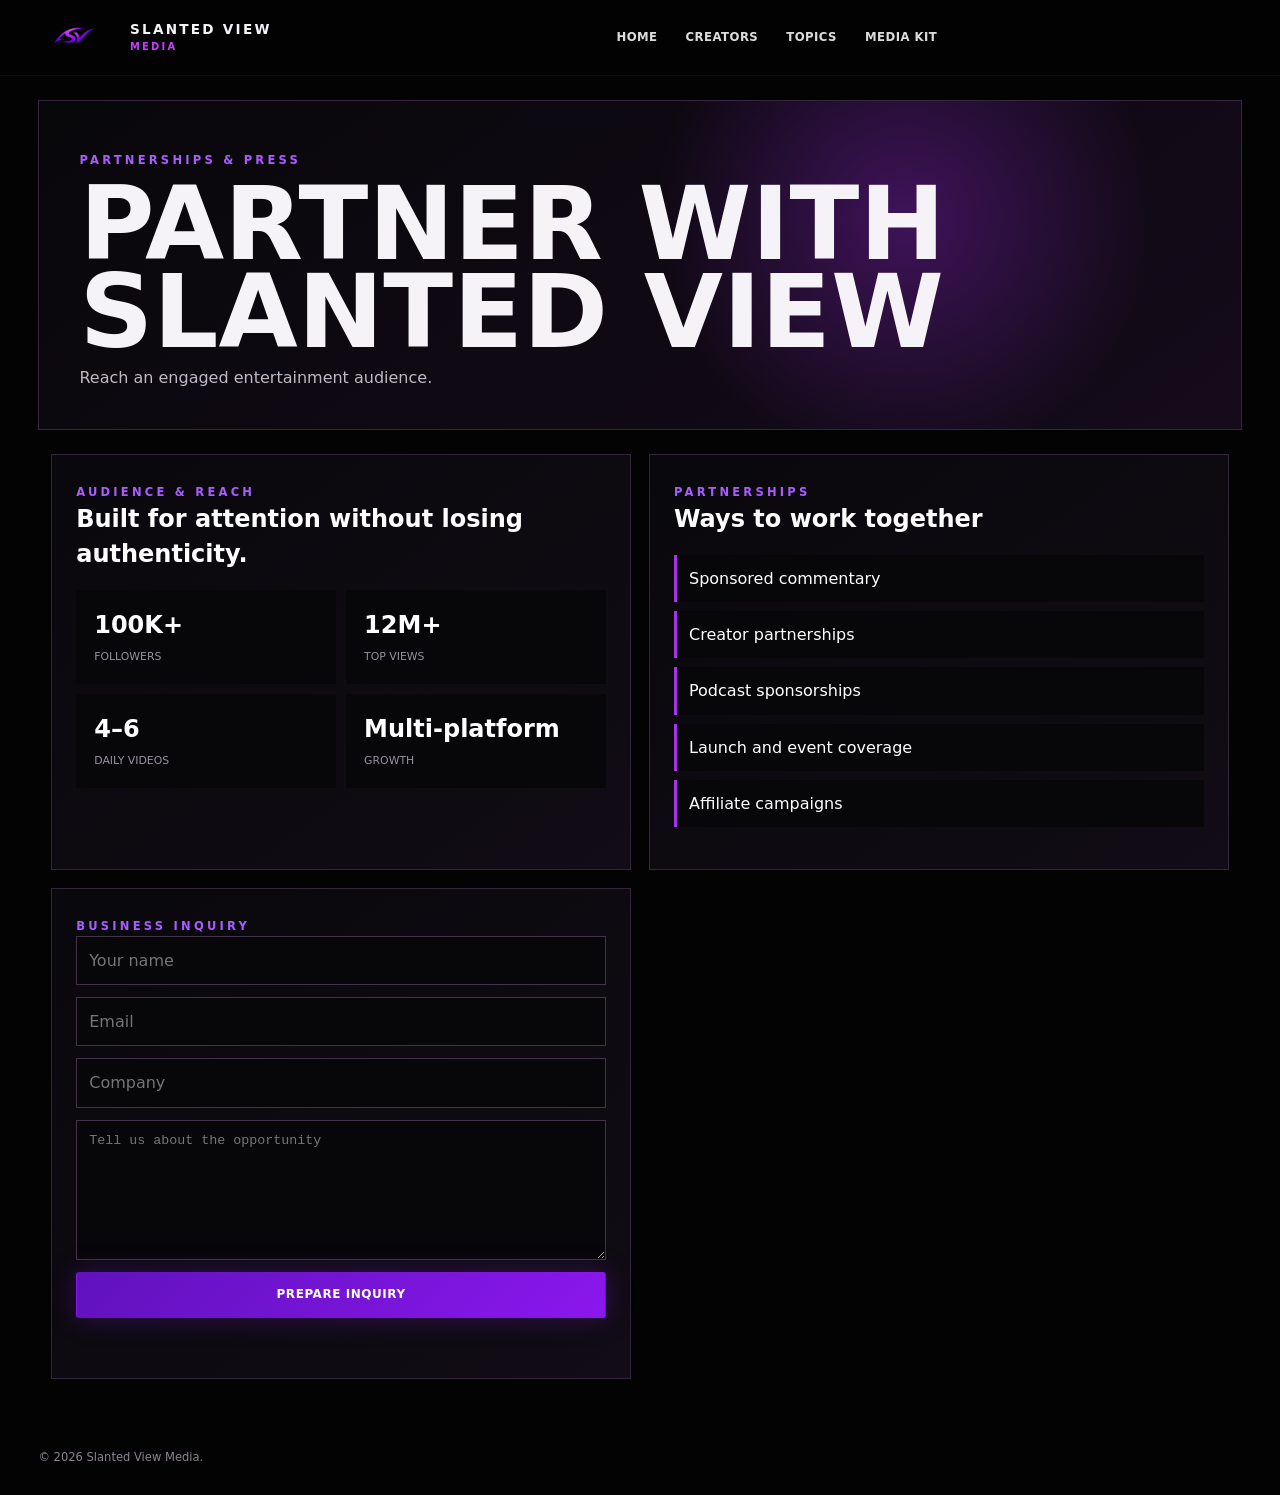
<file: media-kit.html>
<!doctype html><html lang="en"><head><meta charset="utf-8"><meta name="viewport" content="width=device-width,initial-scale=1"><title>Media Kit | Slanted View</title><meta name="description" content="Reach an engaged entertainment audience."><link rel="icon" href="sv-eye.png"><link rel="stylesheet" href="reset.css"><link rel="stylesheet" href="theme.css"><link rel="stylesheet" href="components.css"><link rel="stylesheet" href="responsive.css"><link rel="stylesheet" href="packet6.css"></head><body><header class="site-header"><a class="brand-lockup" href="index.html"><img src="sv-eye.png" class="brand-eye" alt=""><span class="brand-wordmark"><strong>SLANTED VIEW</strong><small>MEDIA</small></span></a><nav class="main-nav"><a href="index.html">Home</a><a href="creators.html">Creators</a><a href="topics.html">Topics</a><a href="media-kit.html">Media Kit</a></nav></header><main><section class="page-hero"><div><span class="eyebrow">Partnerships &amp; Press</span><h1>Partner With Slanted View</h1><p>Reach an engaged entertainment audience.</p></div></section><section class="media-kit-grid"><article class="media-panel"><span class="eyebrow">Audience & Reach</span><h2>Built for attention without losing authenticity.</h2><div class="media-stat-grid"><div class="media-stat"><strong>100K+</strong><span>Followers</span></div><div class="media-stat"><strong>12M+</strong><span>Top views</span></div><div class="media-stat"><strong>4–6</strong><span>Daily videos</span></div><div class="media-stat"><strong>Multi-platform</strong><span>Growth</span></div></div></article><article class="media-panel"><span class="eyebrow">Partnerships</span><h2>Ways to work together</h2><ul class="opportunity-list"><li>Sponsored commentary</li><li>Creator partnerships</li><li>Podcast sponsorships</li><li>Launch and event coverage</li><li>Affiliate campaigns</li></ul></article><article class="media-panel"><span class="eyebrow">Business Inquiry</span><form class="inquiry-form" data-inquiry-form><input required placeholder="Your name"><input required type="email" placeholder="Email"><input placeholder="Company"><textarea required placeholder="Tell us about the opportunity"></textarea><button class="button button-primary">Prepare Inquiry</button><p data-inquiry-status></p></form></article></section></main><footer class="page-footer">© 2026 Slanted View Media.</footer><script src="packet6.js" defer></script></body></html>
</file>
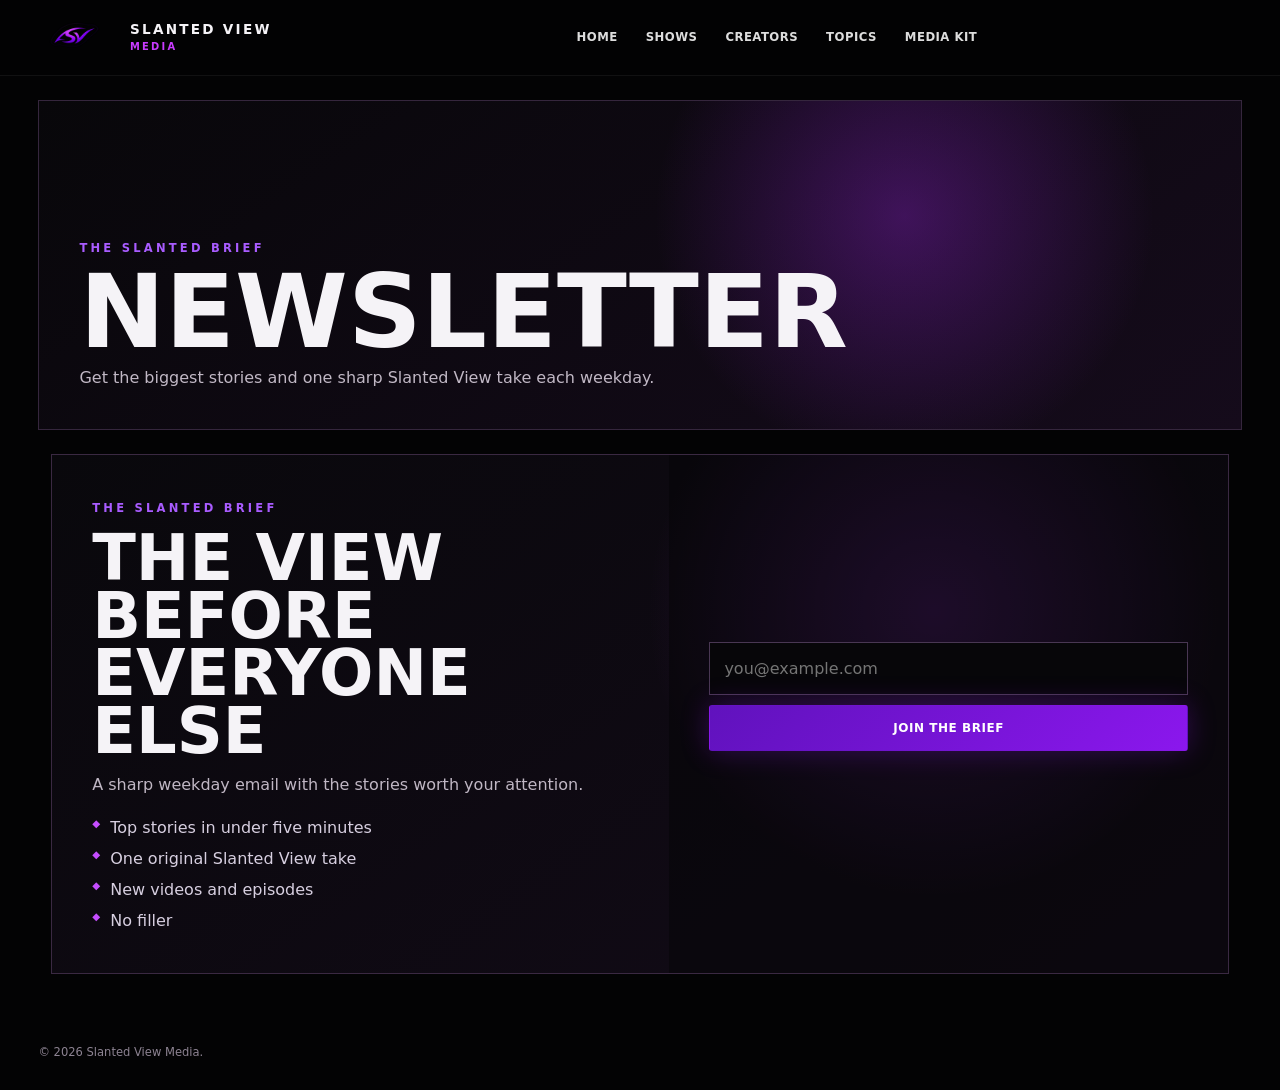
<file: newsletter.html>
<!doctype html>
<html lang="en"><head>
<meta charset="utf-8"><meta name="viewport" content="width=device-width,initial-scale=1">
<title>Newsletter | Slanted View</title>
<meta name="description" content="Get the biggest stories and one sharp Slanted View take each weekday.">
<link rel="icon" href="sv-eye.png">
<link rel="stylesheet" href="reset.css"><link rel="stylesheet" href="theme.css">
<link rel="stylesheet" href="components.css"><link rel="stylesheet" href="responsive.css">
<link rel="stylesheet" href="packet6.css"><link rel="stylesheet" href="packet7.css">
</head><body>
<header class="site-header"><a class="brand-lockup" href="index.html"><img src="sv-eye.png" class="brand-eye" alt=""><span class="brand-wordmark"><strong>SLANTED VIEW</strong><small>MEDIA</small></span></a>
<nav class="main-nav"><a href="index.html">Home</a><a href="shows.html">Shows</a><a href="creators.html">Creators</a><a href="topics.html">Topics</a><a href="media-kit.html">Media Kit</a></nav></header>
<main><section class="page-hero"><div><span class="eyebrow">The Slanted Brief</span><h1>Newsletter</h1><p>Get the biggest stories and one sharp Slanted View take each weekday.</p></div></section>
<section class="newsletter-panel" style="width:min(1200px,92vw);margin:24px auto 70px">
<div class="newsletter-copy"><span class="eyebrow">The Slanted Brief</span><h2>The View Before Everyone Else</h2><p>A sharp weekday email with the stories worth your attention.</p><ul class="newsletter-benefits"><li>Top stories in under five minutes</li><li>One original Slanted View take</li><li>New videos and episodes</li><li>No filler</li></ul></div>
<form class="newsletter-form" data-newsletter-form><input name="email" type="email" required placeholder="you@example.com"><button class="button button-primary">Join The Brief</button><p class="newsletter-status" data-newsletter-status></p></form>
</section></main>
<footer class="page-footer">© 2026 Slanted View Media.</footer>
<script src="packet7.js" defer></script></body></html>
</file>
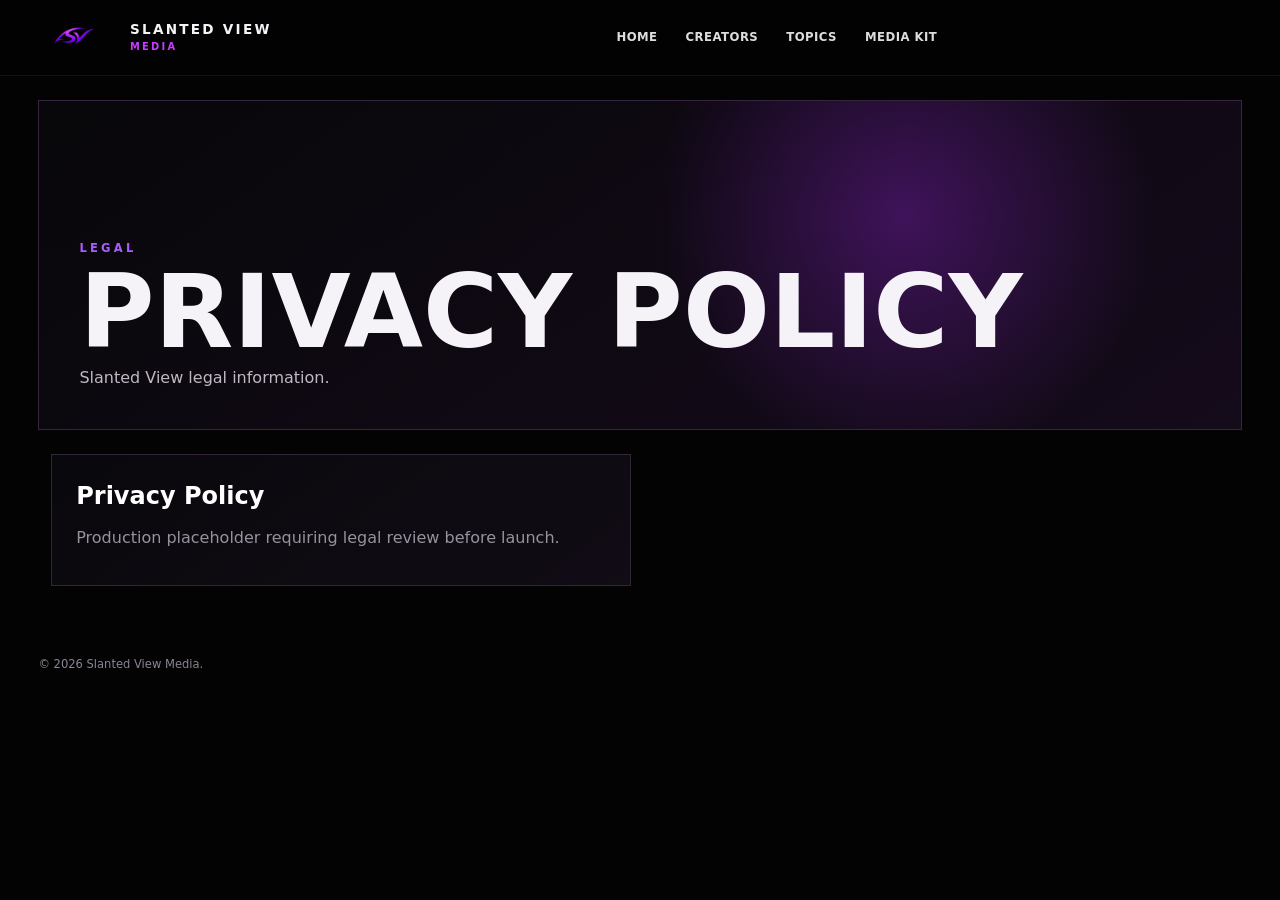
<file: privacy.html>
<!doctype html><html lang="en"><head><meta charset="utf-8"><meta name="viewport" content="width=device-width,initial-scale=1"><title>Privacy Policy | Slanted View</title><meta name="description" content="Slanted View legal information."><link rel="icon" href="sv-eye.png"><link rel="stylesheet" href="reset.css"><link rel="stylesheet" href="theme.css"><link rel="stylesheet" href="components.css"><link rel="stylesheet" href="responsive.css"><link rel="stylesheet" href="packet6.css"></head><body><header class="site-header"><a class="brand-lockup" href="index.html"><img src="sv-eye.png" class="brand-eye" alt=""><span class="brand-wordmark"><strong>SLANTED VIEW</strong><small>MEDIA</small></span></a><nav class="main-nav"><a href="index.html">Home</a><a href="creators.html">Creators</a><a href="topics.html">Topics</a><a href="media-kit.html">Media Kit</a></nav></header><main><section class="page-hero"><div><span class="eyebrow">Legal</span><h1>Privacy Policy</h1><p>Slanted View legal information.</p></div></section><section class="media-kit-grid"><article class="media-panel"><h2>Privacy Policy</h2><p>Production placeholder requiring legal review before launch.</p></article></section></main><footer class="page-footer">© 2026 Slanted View Media.</footer><script src="packet6.js" defer></script></body></html>
</file>
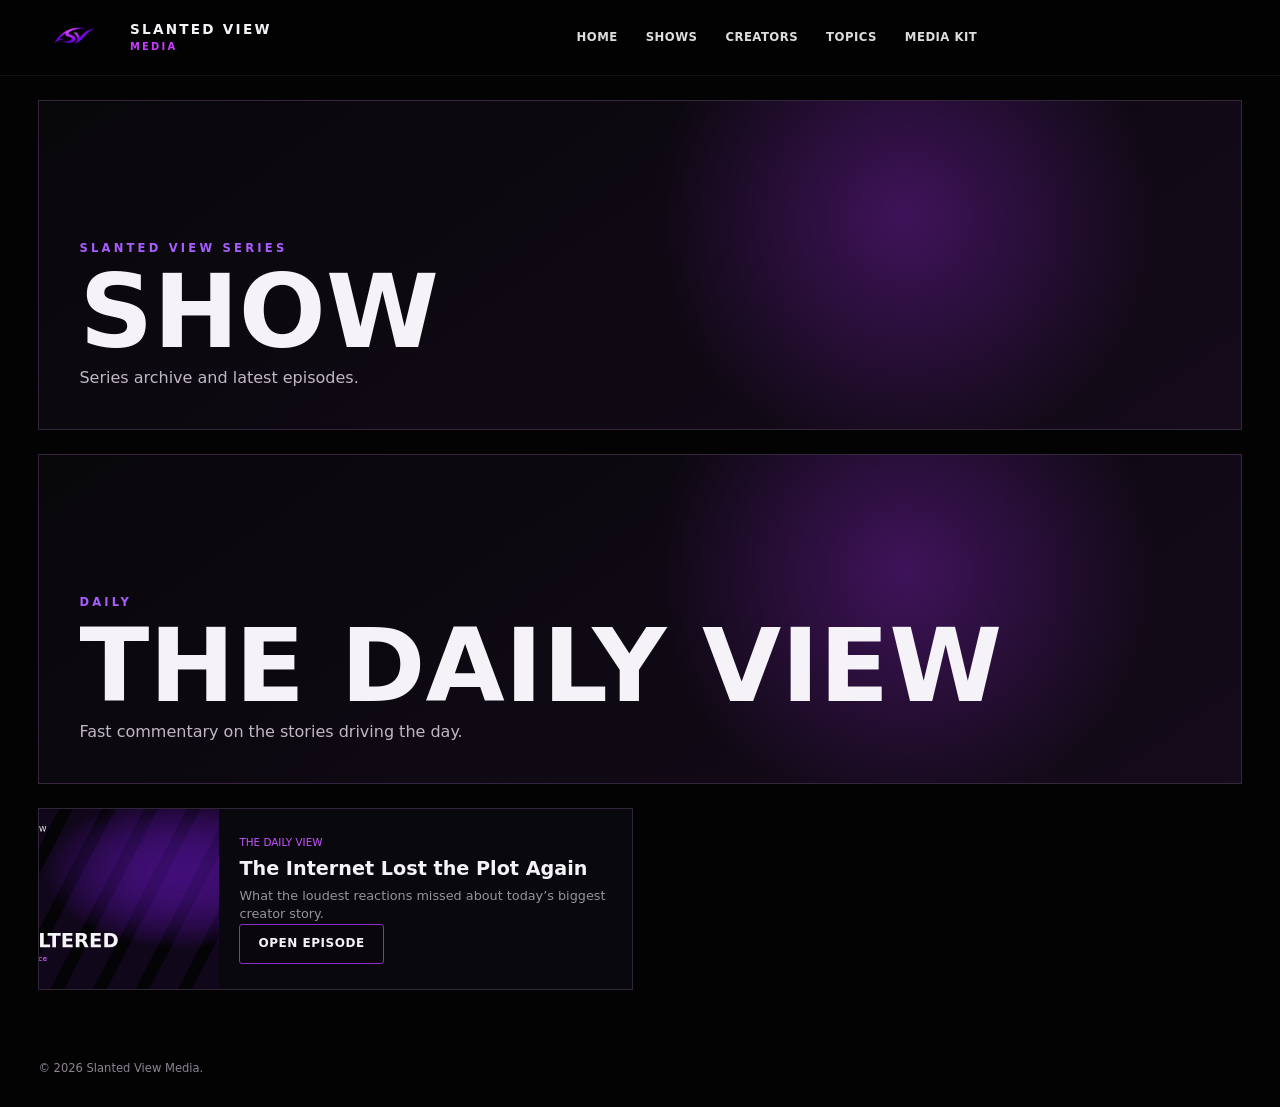
<file: show.html>
<!doctype html>
<html lang="en"><head>
<meta charset="utf-8"><meta name="viewport" content="width=device-width,initial-scale=1">
<title>Show | Slanted View</title>
<meta name="description" content="Series archive and latest episodes.">
<link rel="icon" href="sv-eye.png">
<link rel="stylesheet" href="reset.css"><link rel="stylesheet" href="theme.css">
<link rel="stylesheet" href="components.css"><link rel="stylesheet" href="responsive.css">
<link rel="stylesheet" href="packet6.css"><link rel="stylesheet" href="packet7.css">
</head><body>
<header class="site-header"><a class="brand-lockup" href="index.html"><img src="sv-eye.png" class="brand-eye" alt=""><span class="brand-wordmark"><strong>SLANTED VIEW</strong><small>MEDIA</small></span></a>
<nav class="main-nav"><a href="index.html">Home</a><a href="shows.html">Shows</a><a href="creators.html">Creators</a><a href="topics.html">Topics</a><a href="media-kit.html">Media Kit</a></nav></header>
<main><section class="page-hero"><div><span class="eyebrow">Slanted View Series</span><h1>Show</h1><p>Series archive and latest episodes.</p></div></section><div data-show-host></div></main>
<footer class="page-footer">© 2026 Slanted View Media.</footer>
<script src="packet7.js" defer></script></body></html>
</file>
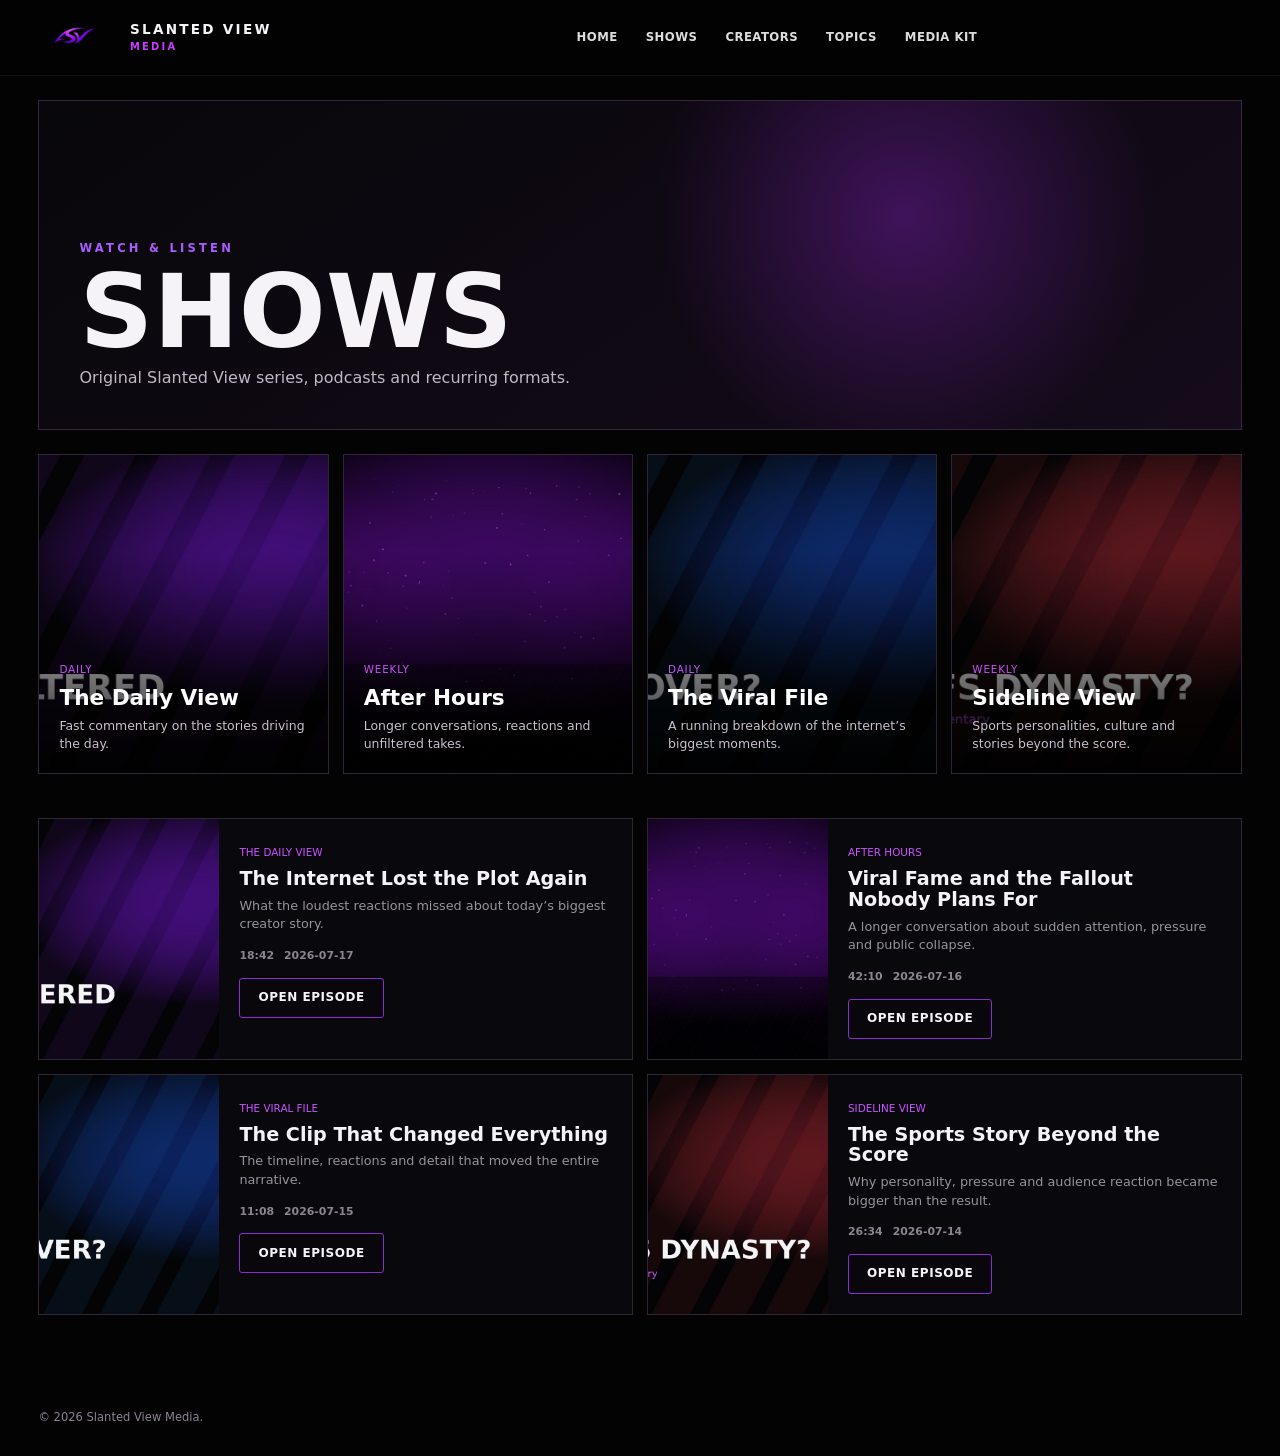
<file: shows.html>
<!doctype html>
<html lang="en"><head>
<meta charset="utf-8"><meta name="viewport" content="width=device-width,initial-scale=1">
<title>Shows | Slanted View</title>
<meta name="description" content="Original Slanted View series, podcasts and recurring formats.">
<link rel="icon" href="sv-eye.png">
<link rel="stylesheet" href="reset.css"><link rel="stylesheet" href="theme.css">
<link rel="stylesheet" href="components.css"><link rel="stylesheet" href="responsive.css">
<link rel="stylesheet" href="packet6.css"><link rel="stylesheet" href="packet7.css">
</head><body>
<header class="site-header"><a class="brand-lockup" href="index.html"><img src="sv-eye.png" class="brand-eye" alt=""><span class="brand-wordmark"><strong>SLANTED VIEW</strong><small>MEDIA</small></span></a>
<nav class="main-nav"><a href="index.html">Home</a><a href="shows.html">Shows</a><a href="creators.html">Creators</a><a href="topics.html">Topics</a><a href="media-kit.html">Media Kit</a></nav></header>
<main><section class="page-hero"><div><span class="eyebrow">Watch &amp; Listen</span><h1>Shows</h1><p>Original Slanted View series, podcasts and recurring formats.</p></div></section><section class="show-strip" style="width:min(1500px,94vw);margin:20px auto"><div class="show-grid" data-show-grid></div></section><section class="media-section" style="width:min(1500px,94vw);margin:20px auto 70px"><div class="episode-grid" data-episode-grid></div></section></main>
<footer class="page-footer">© 2026 Slanted View Media.</footer>
<script src="packet7.js" defer></script></body></html>
</file>
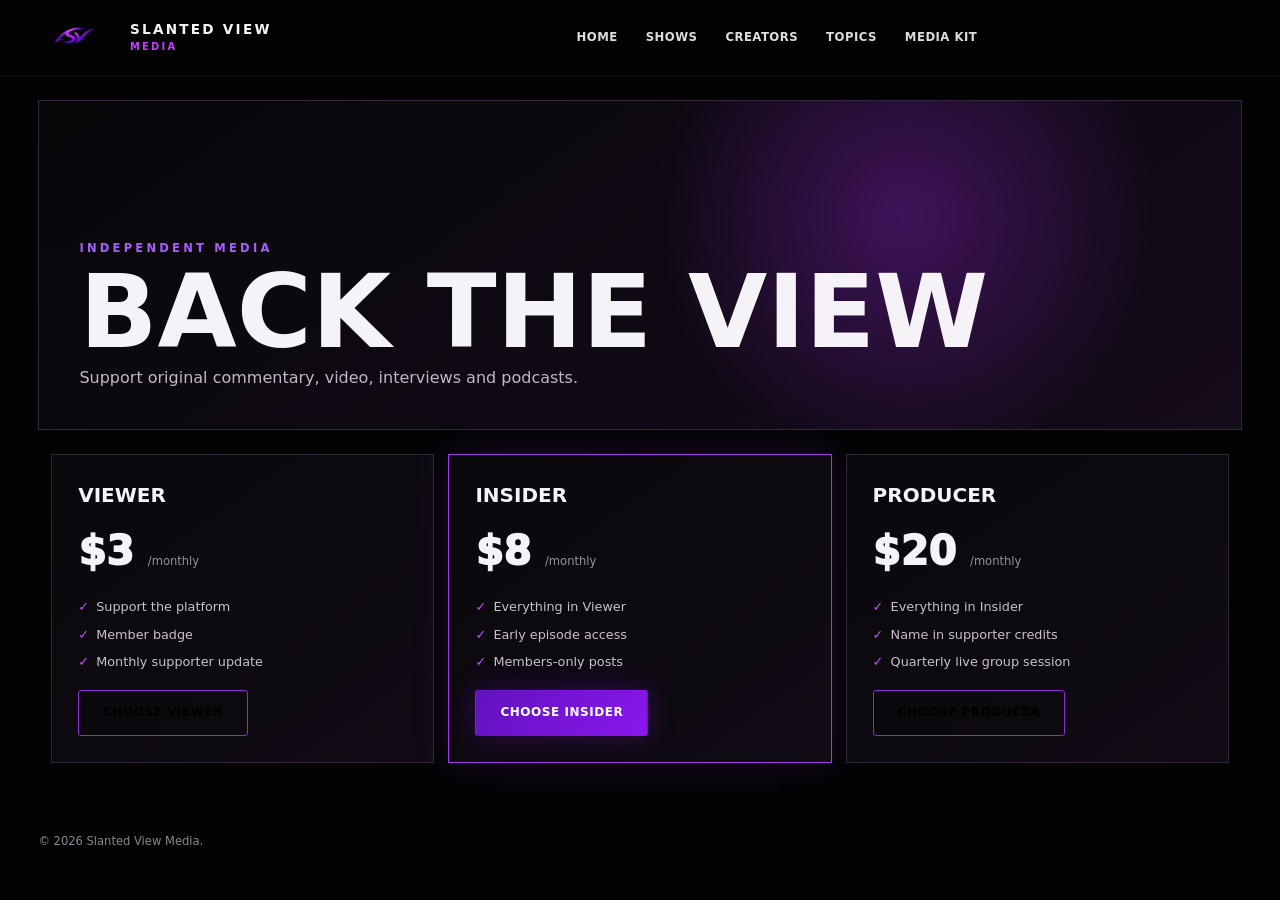
<file: support.html>
<!doctype html>
<html lang="en"><head>
<meta charset="utf-8"><meta name="viewport" content="width=device-width,initial-scale=1">
<title>Support | Slanted View</title>
<meta name="description" content="Support original commentary, video, interviews and podcasts.">
<link rel="icon" href="sv-eye.png">
<link rel="stylesheet" href="reset.css"><link rel="stylesheet" href="theme.css">
<link rel="stylesheet" href="components.css"><link rel="stylesheet" href="responsive.css">
<link rel="stylesheet" href="packet6.css"><link rel="stylesheet" href="packet7.css">
</head><body>
<header class="site-header"><a class="brand-lockup" href="index.html"><img src="sv-eye.png" class="brand-eye" alt=""><span class="brand-wordmark"><strong>SLANTED VIEW</strong><small>MEDIA</small></span></a>
<nav class="main-nav"><a href="index.html">Home</a><a href="shows.html">Shows</a><a href="creators.html">Creators</a><a href="topics.html">Topics</a><a href="media-kit.html">Media Kit</a></nav></header>
<main><section class="page-hero"><div><span class="eyebrow">Independent Media</span><h1>Back The View</h1><p>Support original commentary, video, interviews and podcasts.</p></div></section><section class="support-section" style="width:min(1200px,92vw);margin:24px auto 70px"><div class="support-grid" data-support-grid></div></section></main>
<footer class="page-footer">© 2026 Slanted View Media.</footer>
<script src="packet7.js" defer></script></body></html>
</file>
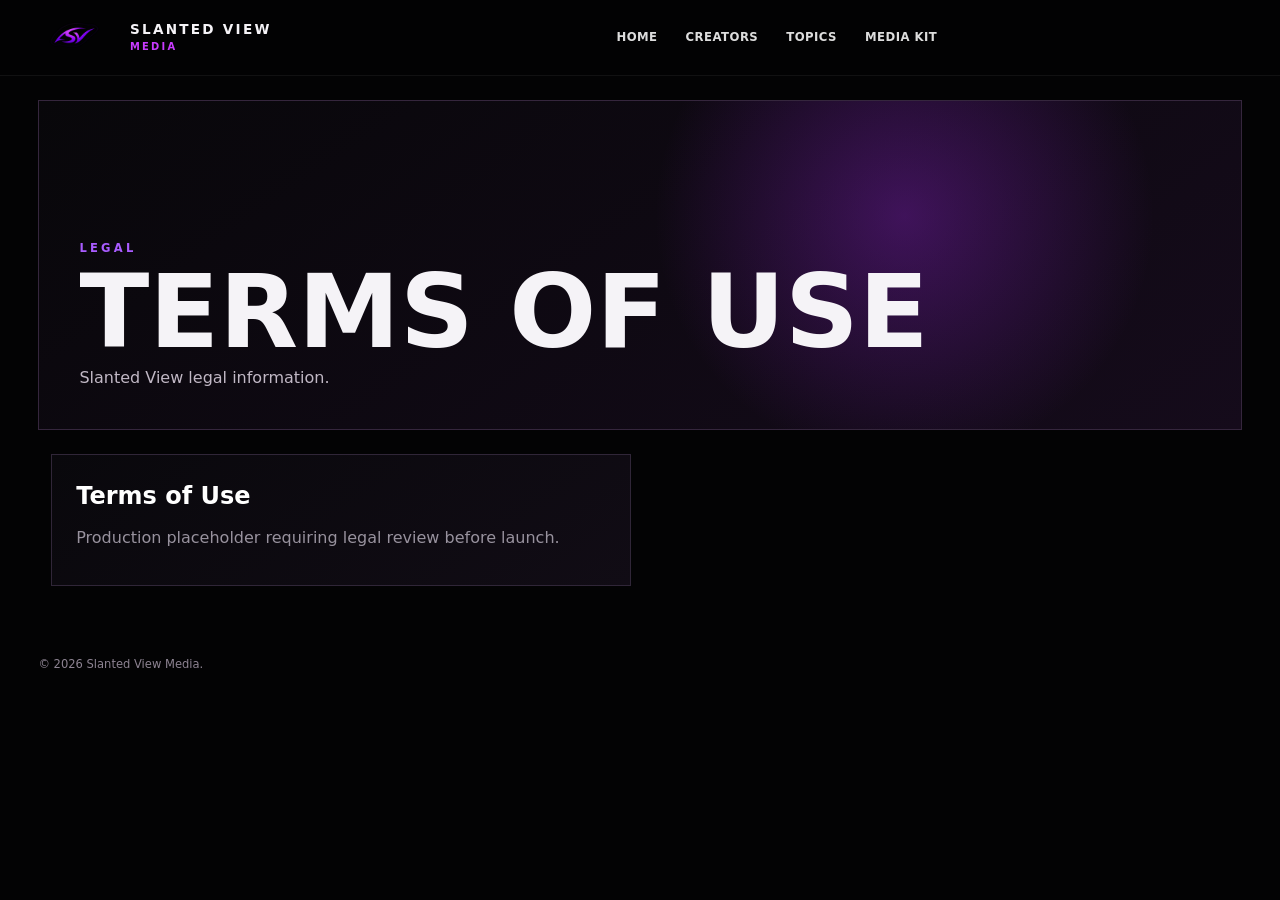
<file: terms.html>
<!doctype html><html lang="en"><head><meta charset="utf-8"><meta name="viewport" content="width=device-width,initial-scale=1"><title>Terms of Use | Slanted View</title><meta name="description" content="Slanted View legal information."><link rel="icon" href="sv-eye.png"><link rel="stylesheet" href="reset.css"><link rel="stylesheet" href="theme.css"><link rel="stylesheet" href="components.css"><link rel="stylesheet" href="responsive.css"><link rel="stylesheet" href="packet6.css"></head><body><header class="site-header"><a class="brand-lockup" href="index.html"><img src="sv-eye.png" class="brand-eye" alt=""><span class="brand-wordmark"><strong>SLANTED VIEW</strong><small>MEDIA</small></span></a><nav class="main-nav"><a href="index.html">Home</a><a href="creators.html">Creators</a><a href="topics.html">Topics</a><a href="media-kit.html">Media Kit</a></nav></header><main><section class="page-hero"><div><span class="eyebrow">Legal</span><h1>Terms of Use</h1><p>Slanted View legal information.</p></div></section><section class="media-kit-grid"><article class="media-panel"><h2>Terms of Use</h2><p>Production placeholder requiring legal review before launch.</p></article></section></main><footer class="page-footer">© 2026 Slanted View Media.</footer><script src="packet6.js" defer></script></body></html>
</file>
<file: theme.css>
:root{
 --black:#030304;--black-2:#08080b;--panel:#0c0c10;--panel-2:#121018;
 --white:#f5f3f7;--silver:#c8c4cc;--muted:#98929e;--line:#2b2632;
 --purple:#8b17ed;--purple-bright:#c83bff;--purple-soft:#a95cff;
 --max-width:1540px;--header-height:76px;--shadow:0 24px 70px rgba(0,0,0,.48)
}
body{background:var(--black);color:var(--white);font-family:Inter,ui-sans-serif,system-ui,-apple-system,BlinkMacSystemFont,"Segoe UI",sans-serif;line-height:1.45}
body::selection{background:var(--purple);color:#fff}.section-shell{width:min(100% - 48px,var(--max-width));margin-inline:auto}
.eyebrow{text-transform:uppercase;letter-spacing:.28em;font-size:.72rem;font-weight:800;color:var(--purple-soft)}
.view-all{text-transform:uppercase;letter-spacing:.08em;font-size:.7rem;color:var(--silver)}
.view-all:hover{color:var(--purple-bright)}
</file>
<file: components.css>
.site-header{height:var(--header-height);position:sticky;top:0;z-index:100;display:flex;align-items:center;gap:28px;padding:0 26px;border-bottom:1px solid rgba(255,255,255,.06);background:rgba(3,3,4,.84);backdrop-filter:blur(18px)}
.brand-lockup{display:flex;align-items:center;gap:10px;min-width:244px}.brand-eye{width:94px;height:48px;object-fit:contain}.brand-wordmark{display:flex;flex-direction:column;line-height:1;letter-spacing:.14em}.brand-wordmark strong{font-size:.85rem}.brand-wordmark small{color:var(--purple-bright);font-size:.62rem;font-weight:900;margin-top:6px}
.main-nav{margin:auto;display:flex;align-items:center;gap:28px}.main-nav a{text-transform:uppercase;font-size:.73rem;font-weight:850;letter-spacing:.04em;color:#ddd}.main-nav a:hover,.main-nav .active{color:var(--purple-bright)}
.header-actions{display:flex;align-items:center;gap:12px}.icon-button{border:0;background:transparent;color:white;font-size:1.55rem;cursor:pointer}.menu-button{display:none;border:0;background:transparent;width:38px;padding:6px;cursor:pointer}.menu-button span{height:2px;background:white;display:block;margin:6px 0}
.button{display:inline-flex;align-items:center;justify-content:center;gap:9px;min-height:46px;padding:0 24px;border:1px solid transparent;border-radius:3px;text-transform:uppercase;font-weight:900;font-size:.75rem;letter-spacing:.045em;transition:.22s ease;cursor:pointer}.button:hover{transform:translateY(-2px)}
.button-primary{color:white;background:linear-gradient(135deg,#6012bd,var(--purple));box-shadow:0 0 28px rgba(139,23,237,.28)}
.button-outline{border-color:#8b2bd4;background:rgba(9,7,12,.45)}.button-glass{border-color:#6c6570;background:rgba(9,8,12,.58);backdrop-filter:blur(10px)}.button-small{min-height:40px;padding:0 18px}
.section-title-row{display:flex;justify-content:space-between;align-items:center;padding-bottom:12px;margin-bottom:14px;border-bottom:1px solid #18151d}.section-title-row h2{text-transform:uppercase;font-size:1.07rem;letter-spacing:.025em}.section-title-row h2::after{content:"";display:inline-block;width:46px;height:2px;background:var(--purple);vertical-align:middle;margin-left:12px}
.media-section{padding-block:24px}.media-carousel,.video-grid{display:grid;grid-template-columns:repeat(5,minmax(0,1fr));gap:12px}.content-card{border:1px solid var(--line);background:#070709;overflow:hidden;box-shadow:var(--shadow);min-width:0;transition:.22s ease}.content-card:hover{transform:translateY(-5px);border-color:#63318a}.card-image{position:relative;aspect-ratio:16/9;overflow:hidden;background:#141018}.media-carousel .card-image{aspect-ratio:4/3}.card-image img{width:100%;height:100%;object-fit:cover;transition:.35s ease}.content-card:hover img{transform:scale(1.035)}.card-image::after{content:"";position:absolute;inset:0;background:linear-gradient(transparent 45%,rgba(0,0,0,.78))}
.play-badge{position:absolute;z-index:2;left:12px;bottom:12px;width:34px;height:34px;border:1px solid white;border-radius:50%;display:grid;place-items:center;background:rgba(0,0,0,.54);font-size:.7rem}.duration{position:absolute;z-index:2;right:8px;bottom:8px;background:rgba(0,0,0,.78);padding:3px 6px;font-size:.68rem}.card-body{padding:10px}.card-kicker{font-size:.65rem;text-transform:uppercase;color:var(--purple-bright);font-weight:900}.card-body h3{font-size:.9rem;line-height:1.25;margin-top:4px}.card-meta{font-size:.68rem;color:var(--muted);margin-top:7px}
.shorts-row{display:grid;grid-template-columns:repeat(8,1fr);gap:8px}.short-card{position:relative;aspect-ratio:1/1;border:1px solid var(--line);overflow:hidden;background:linear-gradient(145deg,#08070a,#32103f);padding:12px;display:flex;align-items:flex-end;font-weight:1000;text-transform:uppercase}.short-card::before{content:"";position:absolute;inset:0;background:radial-gradient(circle at 70% 25%,rgba(198,59,255,.45),transparent 40%)}.short-card span{position:relative;z-index:2}.podcast-layout{display:grid;grid-template-columns:1.3fr 3fr;gap:12px}.podcast-feature{min-height:130px;border:1px solid var(--line);display:flex;align-items:center;gap:20px;padding:20px;background:radial-gradient(circle at 30% 50%,#4f0a72,#09070c 55%)}.podcast-feature img{width:150px}.podcast-feature span,.podcast-feature strong{display:block;text-transform:uppercase;letter-spacing:.14em}.podcast-feature strong{color:var(--purple-bright);margin-top:6px}.podcast-list{display:grid;grid-template-columns:repeat(3,1fr);gap:10px}.podcast-card{border:1px solid var(--line);background:#09090d;padding:18px;display:grid;grid-template-columns:1fr auto;gap:10px;align-items:center}.podcast-card .episode{color:var(--purple-bright);font-size:.72rem;font-weight:900}.podcast-card h3{font-size:.92rem;margin-top:5px}.podcast-card .length{font-size:.68rem;color:var(--muted)}
.site-footer{border-top:1px solid var(--line);margin-top:26px;background:#050506}.footer-grid{display:grid;grid-template-columns:1.45fr repeat(3,.7fr) 1.2fr;gap:34px;padding-block:34px}.footer-brand img{width:160px}.footer-brand strong{display:block;letter-spacing:.12em;margin-top:8px}.footer-brand p,.footer-cta p{color:var(--muted);font-size:.8rem;margin-top:8px}.site-footer h3{text-transform:uppercase;font-size:.76rem;margin-bottom:11px}.site-footer a{display:block;color:#aaa3af;font-size:.75rem;margin:7px 0}.site-footer a:hover{color:white}.copyright{text-align:center;border-top:1px solid #151218;padding:16px;color:#77717d;font-size:.7rem}
.search-dialog{border:1px solid #4b315c;background:#09090c;color:white;width:min(760px,92vw);padding:0;box-shadow:0 40px 100px #000}.search-dialog::backdrop{background:rgba(0,0,0,.78);backdrop-filter:blur(5px)}.search-box{padding:26px;position:relative}.dialog-close{position:absolute;right:16px;top:10px;border:0;background:none;color:white;font-size:2rem}.search-box label{display:block;text-transform:uppercase;font-weight:900;letter-spacing:.1em;margin-bottom:12px}.search-box input{width:100%;background:#030304;border:1px solid #3e3546;color:white;padding:16px}.search-results{margin-top:14px;color:#aaa;font-size:.85rem}
.site-header.scrolled{background:rgba(2,2,3,.95);box-shadow:0 12px 35px rgba(0,0,0,.4)}
.social-rail{position:fixed;left:15px;top:50%;z-index:60;transform:translateY(-50%);display:flex;flex-direction:column;align-items:center;gap:12px;padding:14px 10px;border:1px solid rgba(255,255,255,.09);background:rgba(3,3,4,.55);backdrop-filter:blur(12px)}
.social-rail a{width:26px;height:26px;display:grid;place-items:center;color:white;font-weight:900}.social-rail a:hover{color:var(--purple-bright)}
.social-rail span{margin-top:6px;writing-mode:vertical-rl;text-transform:uppercase;letter-spacing:.16em;color:var(--purple-bright);font-size:.58rem}
.reveal{opacity:0;transform:translateY(28px);transition:opacity .75s ease,transform .75s ease}.reveal.visible{opacity:1;transform:none}
</file>
<file: home.css>
.hero{position:relative;min-height:760px;overflow:hidden;display:grid;place-items:center;text-align:center;background:radial-gradient(circle at 50% 35%,rgba(108,0,180,.25),transparent 31%),linear-gradient(#030304,#07050a 55%,#020203)}
.hero-noise{position:absolute;inset:0;opacity:.18;background-image:url("data:image/svg+xml,%3Csvg viewBox='0 0 160 160' xmlns='http://www.w3.org/2000/svg'%3E%3Cfilter id='n'%3E%3CfeTurbulence type='fractalNoise' baseFrequency='.9' numOctaves='3' stitchTiles='stitch'/%3E%3C/filter%3E%3Crect width='100%25' height='100%25' filter='url(%23n)' opacity='.18'/%3E%3C/svg%3E")}
.hero-glow{position:absolute;width:430px;height:430px;border-radius:50%;background:#7e0bd4;filter:blur(110px);opacity:.24}.hero-glow-left{left:7%;top:23%}.hero-glow-right{right:6%;top:24%}
.hero-stage-lines{position:absolute;inset:0;background:linear-gradient(90deg,transparent 0 15%,rgba(154,40,255,.08) 15.2%,transparent 15.5% 84.5%,rgba(154,40,255,.08) 84.8%,transparent 85%),linear-gradient(transparent 0 70%,rgba(124,20,200,.08) 70.2%,transparent 70.5%)}
.hero-inner{position:relative;z-index:4;padding:40px 20px 80px}.hero-eye{width:min(900px,70vw);height:390px;object-fit:contain;margin:0 auto -55px;filter:drop-shadow(0 0 35px rgba(190,50,255,.66));animation:logo-breathe 5.5s ease-in-out infinite}
.hero h1{text-transform:uppercase;line-height:.88}.hero h1 span{display:block;font-size:clamp(2.6rem,5vw,5.3rem);font-weight:1000;color:#efedf1;text-shadow:0 0 18px rgba(255,255,255,.2)}.hero h1 strong{display:block;margin-top:10px;font-size:clamp(2.5rem,6vw,6.8rem);font-style:italic;font-family:Impact,"Arial Black",sans-serif;letter-spacing:.01em;color:var(--purple-bright);text-shadow:0 0 28px rgba(187,42,255,.55)}
.hero-description{text-transform:uppercase;letter-spacing:.3em;color:#d5d0d8;font-size:.78rem;margin-top:22px}.hero-actions{display:flex;justify-content:center;gap:16px;margin-top:24px}.hero-reflection{position:absolute;left:-12%;right:-12%;bottom:-20%;height:48%;transform:perspective(390px) rotateX(64deg);background:repeating-linear-gradient(90deg,transparent 0 90px,rgba(145,30,255,.08) 91px),linear-gradient(rgba(119,16,190,.2),transparent);filter:blur(1px)}.scroll-cue{position:absolute;z-index:5;bottom:24px;width:28px;height:38px;border:1px solid var(--purple-bright);border-radius:18px;display:grid;place-items:center;color:var(--purple-bright);animation:bob 1.8s infinite}
.topic-strip{border-bottom:1px solid #18141d;background:#060608}.topic-strip-inner{min-height:72px;display:flex;align-items:center;gap:10px}.topic-heading{white-space:nowrap;color:var(--purple-bright);font-size:.74rem;text-transform:uppercase}.topic-list{display:flex;gap:9px;overflow:auto;flex:1}.topic-chip{border:1px solid #403747;border-radius:999px;padding:9px 18px;white-space:nowrap;font-size:.72rem;text-transform:uppercase;background:#08080b}.topic-chip:hover{border-color:var(--purple);background:rgba(139,23,237,.1)}
.growth-section{display:grid;grid-template-columns:1.5fr 1fr repeat(3,.62fr);gap:10px;padding-block:24px}.growth-section>article,.metric-panel{border:1px solid var(--line);min-height:165px;padding:22px;background:#09090d}.creator-panel{background:radial-gradient(circle at 80% 35%,#4f0b73,#09080c 60%)!important}.creator-panel h2,.join-panel h2{font-size:1.3rem;margin:4px 0 8px}.creator-panel p,.join-panel p{color:var(--muted);font-size:.83rem;max-width:38ch;margin-bottom:16px}.join-form{display:flex;gap:8px}.join-form input{min-width:0;flex:1;background:#040405;border:1px solid #352f3a;color:white;padding:12px}.form-status{font-size:.72rem;color:var(--purple-bright);margin-top:8px}.metric-panel{display:flex;flex-direction:column;justify-content:center;align-items:center;text-align:center}.metric-panel strong{font-size:2.15rem}.metric-panel span{text-transform:uppercase;letter-spacing:.1em;color:var(--muted);font-size:.7rem}
@keyframes logo-breathe{50%{transform:scale(1.025);filter:drop-shadow(0 0 50px rgba(202,59,255,.76))}}@keyframes bob{50%{transform:translateY(7px)}}
.hero{min-height:840px;background:#020203}.hero-cinematic-bg{position:absolute;inset:0;background:url('hero-cinematic.jpg') center/cover no-repeat;transform:scale(1.03);animation:hero-drift 18s ease-in-out infinite alternate}.hero-vignette{position:absolute;inset:0;background:radial-gradient(circle at 50% 37%,transparent 0 26%,rgba(0,0,0,.25) 48%,rgba(0,0,0,.82) 100%),linear-gradient(transparent 0 65%,rgba(0,0,0,.6) 100%)}.hero-beam{position:absolute;top:-20%;width:260px;height:120%;filter:blur(26px);opacity:.14;background:linear-gradient(180deg,transparent,#d656ff 40%,transparent);transform:rotate(14deg)}.hero-beam-left{left:12%}.hero-beam-right{right:12%;transform:rotate(-14deg)}.hero-particles{position:absolute;inset:0;overflow:hidden}.hero-particle{position:absolute;width:3px;height:3px;border-radius:50%;background:#d85fff;box-shadow:0 0 12px #cf43ff;animation:float-up linear infinite}.hero-inner{padding:38px 20px 96px}.hero-eye{width:min(980px,72vw);height:430px;margin:0 auto -64px;filter:drop-shadow(0 0 42px rgba(194,56,255,.74));animation:logo-breathe 5.2s ease-in-out infinite}.hero-eyebrow{margin-bottom:12px;color:#e7e1eb}.hero h1 strong{text-shadow:0 0 32px rgba(197,55,255,.72)}.hero-edge-copy{position:absolute;top:50%;z-index:5;text-transform:uppercase;letter-spacing:.16em;font-size:.6rem;color:#b76aff;opacity:.82}.hero-edge-left{left:86px;transform:rotate(-90deg)}.hero-edge-right{right:74px;transform:rotate(90deg)}.scroll-cue{padding-top:7px}.scroll-cue span{width:4px;height:8px;border-radius:4px;background:var(--purple-bright);animation:scroll-dot 1.8s infinite}@keyframes hero-drift{to{transform:scale(1.08) translateY(-8px)}}@keyframes float-up{from{transform:translateY(20px);opacity:0}15%{opacity:1}to{transform:translateY(-860px);opacity:0}}@keyframes scroll-dot{50%{transform:translateY(14px);opacity:.25}}
</file>
<file: responsive.css>
@media(max-width:1180px){
 .main-nav{position:fixed;top:var(--header-height);left:0;right:0;display:none;flex-direction:column;align-items:flex-start;padding:24px;background:#070709;border-bottom:1px solid var(--line)}.main-nav.open{display:flex}.menu-button{display:block}.brand-lockup{min-width:0}.header-actions{margin-left:auto}
 .media-carousel,.video-grid{grid-template-columns:repeat(3,1fr)}.shorts-row{grid-template-columns:repeat(4,1fr)}.growth-section{grid-template-columns:repeat(3,1fr)}.creator-panel,.join-panel{grid-column:span 3}.footer-grid{grid-template-columns:1.4fr repeat(2,1fr)}
}
@media(max-width:760px){
 :root{--header-height:68px}.site-header{padding:0 14px;gap:12px}.brand-eye{width:78px}.brand-wordmark{display:none}.header-actions .icon-button{display:none}.section-shell{width:min(100% - 28px,var(--max-width))}
 .hero{min-height:650px}.hero-inner{padding-top:20px}.hero-eye{width:110%;height:285px;margin-bottom:-25px}.hero h1 strong{font-size:3rem}.hero-description{font-size:.62rem;letter-spacing:.18em}.hero-actions{flex-direction:column;align-items:center}.hero-actions .button{width:min(300px,100%)}
 .topic-strip-inner{padding-block:14px;align-items:flex-start;flex-wrap:wrap}.topic-list{order:3;width:100%}.topic-strip .view-all{display:none}
 .media-carousel,.video-grid{display:flex;overflow-x:auto;scroll-snap-type:x mandatory}.content-card{min-width:78vw;scroll-snap-align:start}.shorts-row{display:flex;overflow:auto}.short-card{min-width:145px}.podcast-layout{grid-template-columns:1fr}.podcast-list{grid-template-columns:1fr}
 .growth-section{grid-template-columns:1fr}.creator-panel,.join-panel{grid-column:auto}.join-form{flex-direction:column}.footer-grid{grid-template-columns:1fr 1fr}.footer-brand,.footer-cta{grid-column:1/-1}
}
@media(prefers-reduced-motion:reduce){*{scroll-behavior:auto!important;animation:none!important;transition:none!important}}
@media(max-width:900px){.social-rail,.hero-edge-copy{display:none}}@media(max-width:760px){.hero{min-height:700px}.hero-eye{width:116%;height:320px;margin-bottom:-30px}.hero-cinematic-bg{background-position:center top}.hero h1 strong{font-size:3.1rem}}
</file>
<file: packet3.css>
/* Production Packet 3: content engine and interaction layer */
.site-loader{
  position:fixed;inset:0;z-index:9999;display:grid;place-items:center;
  align-content:center;gap:16px;background:#020203;transition:opacity .55s ease,visibility .55s ease
}
.site-loader img{width:min(360px,62vw);filter:drop-shadow(0 0 34px rgba(195,60,255,.78));animation:loader-pulse 1.35s ease-in-out infinite}
.site-loader span{text-transform:uppercase;letter-spacing:.34em;font-size:.7rem;color:#c94cff}
.site-loader.hidden{opacity:0;visibility:hidden}
@keyframes loader-pulse{50%{transform:scale(1.035);opacity:.78}}

.live-ticker{
  display:grid;grid-template-columns:auto 1fr;align-items:center;
  min-height:48px;border-top:1px solid #211827;border-bottom:1px solid #211827;
  background:linear-gradient(90deg,#09060d,#050506)
}
.ticker-label{
  height:100%;display:grid;place-items:center;padding:0 24px;
  background:linear-gradient(135deg,#6412c4,#a122ff);
  text-transform:uppercase;font-weight:950;font-size:.68rem;letter-spacing:.14em
}
.ticker-window{overflow:hidden;white-space:nowrap}
.ticker-track{display:inline-flex;align-items:center;gap:48px;padding-left:100%;animation:ticker-scroll 34s linear infinite}
.ticker-item{font-size:.76rem;color:#d5ceda}
.ticker-item::before{content:"◆";color:#c63dff;margin-right:12px}
@keyframes ticker-scroll{to{transform:translateX(-100%)}}

.featured-story{
  margin-block:26px;display:grid;grid-template-columns:.85fr 1.35fr;
  min-height:390px;border:1px solid var(--line);background:#08070a;overflow:hidden
}
.featured-copy{padding:42px;display:flex;flex-direction:column;justify-content:center}
.featured-copy h2{font-size:clamp(2rem,4vw,4.8rem);line-height:.95;text-transform:uppercase;margin:12px 0 18px}
.featured-copy p{color:var(--muted);font-size:1rem;max-width:48ch;margin-bottom:24px}
.featured-copy .button{align-self:flex-start}
.featured-art{position:relative;min-height:390px}
.featured-art img{width:100%;height:100%;object-fit:cover}
.featured-shade{position:absolute;inset:0;background:linear-gradient(90deg,#08070a 0,transparent 34%,rgba(0,0,0,.08) 100%)}

.category-grid{display:grid;grid-template-columns:repeat(3,1fr);gap:12px}
.category-card{
  position:relative;min-height:190px;padding:24px;border:1px solid var(--line);
  background:linear-gradient(145deg,#09090c,#121019);overflow:hidden;transition:.24s ease
}
.category-card::after{
  content:"";position:absolute;right:-25%;bottom:-65%;width:240px;height:240px;border-radius:50%;
  background:radial-gradient(circle,rgba(169,45,255,.33),transparent 68%)
}
.category-card:hover{transform:translateY(-5px);border-color:#70379a}
.category-icon{font-size:2rem;color:#c442ff}
.category-card h3{text-transform:uppercase;font-size:1.15rem;margin:16px 0 8px}
.category-card p{color:var(--muted);font-size:.82rem;max-width:34ch}

.content-card{cursor:pointer}
.content-card::after{
  content:"";position:absolute;inset:auto 0 0;height:3px;background:linear-gradient(90deg,transparent,#b929ff,transparent);
  transform:scaleX(0);transition:transform .25s ease
}
.content-card:hover::after{transform:scaleX(1)}
.content-card{position:relative}
.content-card.previewing{outline:1px solid #a835ef;box-shadow:0 0 40px rgba(155,35,240,.25)}

.video-dialog{
  width:min(980px,94vw);border:1px solid #57336b;background:#050506;color:white;padding:0;
  box-shadow:0 45px 120px rgba(0,0,0,.84)
}
.video-dialog::backdrop{background:rgba(0,0,0,.87);backdrop-filter:blur(8px)}
.video-dialog-close{position:absolute;right:14px;top:7px;z-index:4;border:0;background:none;color:white;font-size:2.3rem;cursor:pointer}
.video-stage{aspect-ratio:16/9;background:radial-gradient(circle at 50% 35%,#4a0b70,#050506 58%)}
.video-placeholder{width:100%;height:100%;display:grid;place-items:center;align-content:center;gap:14px;text-align:center}
.video-placeholder img{width:min(430px,55%);filter:drop-shadow(0 0 35px rgba(191,52,255,.7))}
.video-placeholder span{text-transform:uppercase;letter-spacing:.2em;color:#be4cff;font-size:.72rem}
.video-placeholder strong{font-size:1.15rem}

.card-image::before{
  content:"Preview";position:absolute;z-index:4;right:10px;top:10px;
  padding:5px 8px;background:rgba(6,5,8,.76);border:1px solid rgba(255,255,255,.16);
  color:#eee;text-transform:uppercase;font-size:.54rem;letter-spacing:.08em;opacity:0;transform:translateY(-6px);transition:.2s ease
}
.content-card:hover .card-image::before{opacity:1;transform:none}

@media(max-width:900px){
  .featured-story{grid-template-columns:1fr}.featured-art{order:-1;min-height:280px}.featured-shade{background:linear-gradient(0deg,#08070a 0,transparent 45%)}
  .category-grid{grid-template-columns:repeat(2,1fr)}
}
@media(max-width:620px){
  .live-ticker{grid-template-columns:auto 1fr}.ticker-label{padding:0 14px}
  .featured-copy{padding:26px 20px}.featured-art{min-height:220px}
  .category-grid{grid-template-columns:1fr}
}
</file>
<file: packet4.css>
/* Packet 4 */
.breaking-rail{position:sticky;top:var(--header-height);z-index:90;display:grid;grid-template-columns:auto 1fr auto;align-items:center;min-height:44px;border-bottom:1px solid #25172d;background:rgba(8,5,10,.96);backdrop-filter:blur(14px)}
.breaking-badge{height:44px;display:grid;place-items:center;padding:0 22px;background:linear-gradient(135deg,#7717dd,#b82bff);text-transform:uppercase;letter-spacing:.12em;font-weight:950;font-size:.67rem}.breaking-copy{display:flex;gap:12px;align-items:center;min-width:0;padding:0 18px}.breaking-copy strong{font-size:.78rem;white-space:nowrap;overflow:hidden;text-overflow:ellipsis}.breaking-copy span{color:var(--purple-bright);font-size:.65rem;white-space:nowrap}.breaking-controls{display:flex;padding-right:12px}.breaking-controls button{width:34px;height:32px;border:1px solid #38253f;background:#0b080d;color:white;font-size:1.2rem;cursor:pointer}
.featured-video{display:grid;grid-template-columns:1.35fr .85fr;min-height:420px;margin-block:28px;border:1px solid var(--line);background:#08070a;overflow:hidden}.featured-video-art{position:relative;min-height:420px}.featured-video-art img{width:100%;height:100%;object-fit:cover}.featured-video-art::after{content:"";position:absolute;inset:0;background:linear-gradient(90deg,transparent 55%,#08070a 100%)}.featured-play{position:absolute;z-index:4;left:50%;top:50%;transform:translate(-50%,-50%);width:78px;height:78px;border-radius:50%;border:1px solid rgba(255,255,255,.8);background:rgba(0,0,0,.55);color:white;font-size:1.4rem;cursor:pointer;box-shadow:0 0 40px rgba(162,41,255,.4)}.featured-video-duration{position:absolute;z-index:4;right:14px;bottom:14px;background:rgba(0,0,0,.8);padding:6px 9px;font-size:.72rem}.featured-video-copy{padding:42px;display:flex;flex-direction:column;justify-content:center}.featured-video-copy h2{font-size:clamp(2rem,3.5vw,4.4rem);line-height:.95;text-transform:uppercase;margin:12px 0 18px}.featured-video-copy p{color:var(--muted);max-width:44ch;margin-bottom:14px}.featured-video-meta{font-size:.72rem;color:var(--purple-bright);margin-bottom:22px}.featured-video-copy .button{align-self:flex-start}
.content-toolbar{display:flex;justify-content:space-between;gap:16px;margin-bottom:14px}.filter-group{display:flex;gap:8px;overflow:auto}.filter-button{border:1px solid #3d3542;background:#08080b;color:#cfc9d2;padding:9px 15px;border-radius:999px;text-transform:uppercase;font-size:.66rem;font-weight:850;cursor:pointer;white-space:nowrap}.filter-button.active,.filter-button:hover{border-color:var(--purple);color:white;background:rgba(139,23,237,.14)}.inline-search input{width:230px;background:#070709;border:1px solid #37313c;color:white;padding:10px 12px}
.editorial-grid{display:grid;grid-template-columns:repeat(3,1fr);gap:12px}.editorial-card{position:relative;min-height:310px;border:1px solid var(--line);overflow:hidden;background:#09090c;cursor:pointer}.editorial-card img{width:100%;height:100%;object-fit:cover;transition:.35s ease}.editorial-card::after{content:"";position:absolute;inset:0;background:linear-gradient(transparent 35%,rgba(0,0,0,.9))}.editorial-card:hover img{transform:scale(1.04)}.editorial-card-copy{position:absolute;z-index:2;left:20px;right:20px;bottom:20px}.editorial-card-copy span{color:var(--purple-bright);text-transform:uppercase;font-size:.65rem;font-weight:900}.editorial-card-copy h3{font-size:1.3rem;line-height:1.05;margin-top:7px}
.creator-grid{display:grid;grid-template-columns:repeat(3,1fr);gap:12px}.creator-profile{display:grid;grid-template-columns:auto 1fr;gap:18px;align-items:center;padding:22px;border:1px solid var(--line);background:#09090d}.creator-avatar{width:72px;height:72px;border-radius:50%;display:grid;place-items:center;background:radial-gradient(circle at 35% 30%,#d751ff,#6e12b8 45%,#13081b 70%);font-weight:1000;font-size:1.2rem;box-shadow:0 0 25px rgba(160,38,255,.28)}.creator-profile h3{font-size:1rem}.creator-role{color:var(--purple-bright);font-size:.68rem;text-transform:uppercase}.creator-focus{color:var(--muted);font-size:.78rem;margin-top:6px}
.more-feed{display:grid;grid-template-columns:repeat(3,1fr);gap:12px}.more-card{display:grid;grid-template-columns:130px 1fr;min-height:118px;border:1px solid var(--line);background:#08080b;overflow:hidden}.more-card img{width:100%;height:100%;object-fit:cover}.more-card-copy{padding:14px}.more-card-copy span{color:var(--purple-bright);font-size:.63rem;text-transform:uppercase}.more-card-copy h3{font-size:.94rem;line-height:1.15;margin:6px 0}.more-card-copy small{color:var(--muted)}.load-more-wrap{text-align:center;padding-top:20px}.content-card.filtered-out{display:none}.feed-empty{grid-column:1/-1;padding:32px;text-align:center;color:var(--muted);border:1px dashed #3b3341}
@media(max-width:980px){.featured-video{grid-template-columns:1fr}.featured-video-art::after{background:linear-gradient(0deg,#08070a 0,transparent 45%)}.editorial-grid,.creator-grid,.more-feed{grid-template-columns:repeat(2,1fr)}}
@media(max-width:680px){.breaking-copy span{display:none}.breaking-badge{padding:0 13px}.featured-video-art{min-height:250px}.featured-video-copy{padding:26px 20px}.content-toolbar{flex-direction:column}.inline-search input{width:100%}.editorial-grid,.creator-grid,.more-feed{grid-template-columns:1fr}.more-card{grid-template-columns:110px 1fr}}
</file>
<file: packet5.css>
/* Production Packet 5 — SEO, accessibility, performance and editorial pages */
:root{scroll-behavior:smooth}
html{scroll-padding-top:130px}
body.reduced-motion *,body.reduced-motion *::before,body.reduced-motion *::after{
  animation-duration:.001ms!important;animation-iteration-count:1!important;transition-duration:.001ms!important
}
.a11y-toolbar{
  position:fixed;right:14px;bottom:14px;z-index:170;display:flex;gap:8px;
  padding:8px;border:1px solid #3d2948;background:rgba(8,6,10,.94);backdrop-filter:blur(12px)
}
.a11y-toolbar button{
  min-width:38px;height:34px;border:1px solid #4b3a53;background:#0c0a0f;color:#fff;cursor:pointer;font-weight:900
}
.a11y-toolbar button:hover,.a11y-toolbar button:focus-visible{border-color:#b43cff;outline:2px solid #b43cff;outline-offset:2px}
.high-contrast{filter:contrast(1.18)}
.high-contrast .content-card,.high-contrast .category-card,.high-contrast .editorial-card{border-color:#c56cff}
.skip-link:focus{top:10px;left:10px;z-index:99999}

.article-hub{
  margin-block:28px;padding:28px;border:1px solid var(--line);
  background:linear-gradient(145deg,#08070a,#110b16)
}
.article-hub-header{display:flex;justify-content:space-between;gap:20px;align-items:end;margin-bottom:18px}
.article-hub-header p{color:var(--muted);max-width:52ch}
.article-grid{display:grid;grid-template-columns:repeat(3,1fr);gap:12px}
.article-card{border:1px solid var(--line);background:#09090c;overflow:hidden}
.article-card a{display:block;color:inherit;text-decoration:none}
.article-card img{width:100%;aspect-ratio:16/10;object-fit:cover;transition:.28s ease}
.article-card:hover img{transform:scale(1.03)}
.article-card-copy{padding:18px}
.article-card-copy span{color:var(--purple-bright);font-size:.65rem;text-transform:uppercase;font-weight:900}
.article-card-copy h3{font-size:1.15rem;line-height:1.08;margin:8px 0}
.article-card-copy p{color:var(--muted);font-size:.8rem}
.article-card-meta{display:flex;justify-content:space-between;gap:10px;margin-top:14px;color:#958c9a;font-size:.68rem}

.performance-status{
  display:grid;grid-template-columns:repeat(4,1fr);gap:1px;margin-block:22px;
  border:1px solid var(--line);background:var(--line)
}
.performance-metric{padding:18px;background:#08080b}
.performance-metric strong{display:block;font-size:1.25rem;color:white}
.performance-metric span{font-size:.66rem;color:var(--muted);text-transform:uppercase;letter-spacing:.08em}

.toast{
  position:fixed;left:50%;bottom:24px;z-index:220;transform:translate(-50%,20px);
  opacity:0;pointer-events:none;padding:11px 16px;background:#140b1a;border:1px solid #8e2bd1;color:#fff;
  transition:.25s ease
}
.toast.show{opacity:1;transform:translate(-50%,0)}

@media(max-width:900px){
  .article-grid{grid-template-columns:1fr 1fr}
  .performance-status{grid-template-columns:1fr 1fr}
}
@media(max-width:620px){
  .article-grid{grid-template-columns:1fr}
  .article-hub{padding:20px}
  .article-hub-header{display:block}
  .performance-status{grid-template-columns:1fr 1fr}
}
</file>
<file: packet6.css>
.utility-bar{width:min(1500px,94vw);margin:16px auto 0;display:flex;justify-content:space-between;gap:14px;align-items:center;padding:11px 14px;border:1px solid #302638;background:rgba(9,8,12,.92)}
.utility-links,.utility-actions{display:flex;gap:10px;align-items:center;flex-wrap:wrap}.utility-links a,.utility-actions button{color:#cfc7d4;background:none;border:0;font-size:.72rem;text-transform:uppercase;letter-spacing:.07em;cursor:pointer;text-decoration:none}.saved-count{min-width:20px;height:20px;border-radius:50%;display:inline-grid;place-items:center;background:#7f1fc8;color:#fff;font-size:.65rem}
.discovery-section{margin-block:28px}.discovery-header{display:flex;justify-content:space-between;align-items:end;gap:20px;margin-bottom:16px}.discovery-header p{color:var(--muted);max-width:55ch}.discovery-grid{display:grid;grid-template-columns:1.25fr .75fr;gap:14px}.discovery-search{display:flex;align-items:center;gap:10px;padding:13px;border:1px solid #302638;background:linear-gradient(145deg,#09080c,#110b17)}.discovery-search input{flex:1;background:transparent;border:0;color:#fff;font-size:1rem;outline:0}.discovery-search button{border:1px solid #684080;background:#160d1d;color:#fff;padding:9px 13px}.discovery-trends{padding:18px;border:1px solid #302638;background:#08080b}.discovery-trends strong{display:block;text-transform:uppercase;font-size:.68rem;color:#c45aff;margin-bottom:10px}.trend-query-list{display:flex;gap:8px;flex-wrap:wrap}.trend-query-list button{border:1px solid #3c3043;background:#0b090e;color:#d5ced8;padding:7px 10px;border-radius:999px;cursor:pointer;font-size:.7rem}
.packet6-results{display:none;margin-top:12px;border:1px solid #302638;background:#08070a}.packet6-results.open{display:block}.packet6-result{display:grid;grid-template-columns:74px 1fr auto;gap:14px;align-items:center;padding:12px;border-bottom:1px solid #211b25;color:#fff;text-decoration:none}.packet6-result img{width:74px;height:58px;object-fit:cover}.packet6-result span{color:#b9afbe;font-size:.72rem}.packet6-result h3{font-size:.9rem;margin:3px 0}.packet6-result em{font-style:normal;color:#b13bf0;font-size:.65rem;text-transform:uppercase}
.card-tools{position:absolute;z-index:7;right:10px;bottom:10px;display:flex;gap:6px;opacity:0;transition:.2s}.content-card:hover .card-tools,.editorial-card:hover .card-tools,.article-card:hover .card-tools{opacity:1}.save-button,.share-button{border:1px solid #493652;background:rgba(7,6,9,.82);color:#fff;padding:7px 9px;cursor:pointer;font-size:.68rem;text-transform:uppercase}.save-button.saved{background:#7d20bc;border-color:#cb61ff}
.saved-drawer{position:fixed;z-index:260;top:0;right:0;width:min(420px,94vw);height:100dvh;transform:translateX(105%);transition:.3s;background:#070609;border-left:1px solid #59336a;padding:22px;overflow:auto}.saved-drawer.open{transform:none}.saved-drawer-header{display:flex;justify-content:space-between;align-items:center}.saved-drawer-header button{border:0;background:none;color:#fff;font-size:2rem}.saved-list{display:grid;gap:10px;margin-top:16px}.saved-item{display:grid;grid-template-columns:82px 1fr auto;gap:11px;padding:10px;border:1px solid #302638;background:#0c0a0f}.saved-item img{width:82px;height:62px;object-fit:cover}.saved-empty{color:var(--muted);padding:30px 10px;text-align:center;border:1px dashed #3c3042}
.page-hero{width:min(1500px,94vw);margin:24px auto;min-height:330px;display:flex;align-items:end;padding:40px;border:1px solid #35263d;background:radial-gradient(circle at 72% 35%,rgba(163,39,237,.32),transparent 28%),linear-gradient(145deg,#08070a,#150b1b)}.page-hero h1{font-size:clamp(3rem,8vw,8rem);line-height:.86;text-transform:uppercase;margin:10px 0}.page-hero p{color:#c1b8c5;max-width:60ch}
.profile-grid,.topic-directory{width:min(1500px,94vw);margin:20px auto 70px;display:grid;grid-template-columns:repeat(3,1fr);gap:14px}.profile-card,.topic-directory-card,.media-panel{border:1px solid #302638;background:linear-gradient(145deg,#09080c,#110c15);padding:24px;color:#fff;text-decoration:none}.profile-avatar{width:90px;height:90px;border-radius:50%;display:grid;place-items:center;background:radial-gradient(circle,#bd43ff,#4f117b 55%,#100815);font-size:1.4rem;font-weight:950;margin-bottom:20px}.profile-role{color:#c54eff;text-transform:uppercase;font-size:.68rem}.profile-card p,.topic-directory-card p,.media-panel p{color:var(--muted);margin:12px 0}.profile-tags{display:flex;gap:7px;flex-wrap:wrap;margin:16px 0}.profile-tags span{padding:6px 9px;border:1px solid #47334f;font-size:.65rem}.profile-stats{display:grid;grid-template-columns:repeat(3,1fr);gap:8px;margin:18px 0}.profile-stats div{padding:10px;background:#070609}.profile-stats strong{display:block}.profile-stats span{font-size:.58rem;color:var(--muted);text-transform:uppercase}
.media-kit-grid{width:min(1200px,92vw);margin:24px auto 70px;display:grid;grid-template-columns:1fr 1fr;gap:18px}.media-stat-grid{display:grid;grid-template-columns:1fr 1fr;gap:10px;margin-top:18px}.media-stat{padding:18px;background:#070609}.media-stat strong{display:block;font-size:1.5rem}.media-stat span{color:var(--muted);font-size:.68rem;text-transform:uppercase}.opportunity-list{display:grid;gap:9px;margin:18px 0}.opportunity-list li{padding:12px;border-left:3px solid #a832e7;background:#070609}.inquiry-form{display:grid;gap:12px}.inquiry-form input,.inquiry-form textarea,.inquiry-form select{width:100%;padding:12px;background:#070609;border:1px solid #413448;color:#fff}.inquiry-form textarea{min-height:140px}.page-footer{width:min(1500px,94vw);margin:30px auto;color:#8d8392;font-size:.72rem}
@media(max-width:900px){.discovery-grid,.media-kit-grid{grid-template-columns:1fr}.profile-grid,.topic-directory{grid-template-columns:1fr 1fr}}@media(max-width:620px){.utility-bar,.discovery-header{align-items:flex-start;flex-direction:column}.profile-grid,.topic-directory{grid-template-columns:1fr}.page-hero{padding:26px 20px;min-height:280px}.media-stat-grid{grid-template-columns:1fr}}
</file>
<file: packet7.css>
/* Production Packet 7 — shows, episodes, newsletter and support */
.show-strip,.newsletter-panel,.support-section{margin-block:30px}
.show-grid{display:grid;grid-template-columns:repeat(4,1fr);gap:14px}
.show-card{position:relative;min-height:320px;border:1px solid #302638;background:#09080c;overflow:hidden;color:white;text-decoration:none}
.show-card img{width:100%;height:100%;object-fit:cover;transition:.35s ease}
.show-card::after{content:"";position:absolute;inset:0;background:linear-gradient(transparent 30%,rgba(0,0,0,.92))}
.show-card:hover img{transform:scale(1.04)}
.show-card-copy{position:absolute;z-index:2;left:20px;right:20px;bottom:20px}
.show-card-copy span{color:#c853ff;font-size:.65rem;text-transform:uppercase;letter-spacing:.08em}
.show-card-copy h3{font-size:1.35rem;line-height:1.02;margin:8px 0}
.show-card-copy p{color:#c8c0cc;font-size:.78rem}

.episode-grid{display:grid;grid-template-columns:repeat(2,1fr);gap:14px}
.episode-card{display:grid;grid-template-columns:180px 1fr;border:1px solid #302638;background:#09080c;overflow:hidden}
.episode-card img{width:100%;height:100%;object-fit:cover;min-height:180px}
.episode-copy{padding:20px}
.episode-copy span{color:#c853ff;text-transform:uppercase;font-size:.65rem}
.episode-copy h3{font-size:1.2rem;line-height:1.08;margin:7px 0}
.episode-copy p{color:var(--muted);font-size:.8rem}
.episode-meta{display:flex;gap:10px;color:#8f8493;font-size:.68rem;margin:14px 0}
.episode-actions{display:flex;gap:8px;flex-wrap:wrap}

.newsletter-panel{
  display:grid;grid-template-columns:1.05fr .95fr;border:1px solid #3a2942;
  background:radial-gradient(circle at 75% 30%,rgba(178,55,255,.26),transparent 30%),linear-gradient(145deg,#09080c,#130b18)
}
.newsletter-copy{padding:40px}
.newsletter-copy h2{font-size:clamp(2.4rem,5vw,5.6rem);line-height:.9;text-transform:uppercase;margin:12px 0}
.newsletter-copy p{color:#c0b7c4;max-width:52ch}
.newsletter-benefits{display:grid;gap:8px;margin-top:20px}
.newsletter-benefits li{padding-left:18px;position:relative;color:#d7cfe0}
.newsletter-benefits li::before{content:"◆";position:absolute;left:0;color:#c54dff;font-size:.65rem}
.newsletter-form{display:flex;flex-direction:column;justify-content:center;padding:40px;background:rgba(5,4,7,.52)}
.newsletter-form input{padding:14px;background:#070609;border:1px solid #493753;color:white;margin-bottom:10px}
.newsletter-status{min-height:24px;color:#c957ff;font-size:.78rem;margin-top:10px}

.support-grid{display:grid;grid-template-columns:repeat(3,1fr);gap:14px}
.support-card{padding:26px;border:1px solid #302638;background:linear-gradient(145deg,#09080c,#110b15)}
.support-card.featured{border-color:#9e3be2;box-shadow:0 0 35px rgba(162,53,234,.16)}
.support-card h3{text-transform:uppercase;font-size:1.25rem}
.support-price{font-size:2.5rem;font-weight:950;margin:12px 0}.support-price span{font-size:.72rem;color:var(--muted);font-weight:500}
.support-card ul{display:grid;gap:9px;margin:18px 0}
.support-card li{color:#c9c1cd;font-size:.8rem;padding-left:18px;position:relative}.support-card li::before{content:"✓";position:absolute;left:0;color:#c84eff}

.episode-hero{width:min(1200px,92vw);margin:30px auto;display:grid;grid-template-columns:1.15fr .85fr;border:1px solid #38283f;background:#09080c}
.episode-hero img{width:100%;height:100%;object-fit:cover;min-height:440px}
.episode-hero-copy{padding:36px;display:flex;flex-direction:column;justify-content:center}
.episode-hero-copy h1{font-size:clamp(2.5rem,6vw,5.7rem);line-height:.9;text-transform:uppercase;margin:12px 0}
.episode-hero-copy p{color:var(--muted)}
.episode-player{margin-top:22px;padding:18px;border:1px solid #3c2e43;background:#070609}
.episode-player button{width:54px;height:54px;border-radius:50%;border:1px solid #d06cff;background:#23102f;color:white;font-size:1.2rem}
.player-line{height:4px;background:#2f2633;margin:16px 0;position:relative}.player-line::after{content:"";position:absolute;left:0;top:0;bottom:0;width:26%;background:#bd42ff}
.player-meta{display:flex;justify-content:space-between;color:#8e8392;font-size:.68rem}

@media(max-width:1000px){.show-grid{grid-template-columns:repeat(2,1fr)}.episode-grid{grid-template-columns:1fr}.newsletter-panel,.episode-hero{grid-template-columns:1fr}.support-grid{grid-template-columns:1fr 1fr}}
@media(max-width:650px){.show-grid,.support-grid{grid-template-columns:1fr}.episode-card{grid-template-columns:1fr}.episode-card img{aspect-ratio:16/9}.newsletter-copy,.newsletter-form,.episode-hero-copy{padding:24px}.episode-hero img{min-height:260px}}
</file>
<file: packet8.css>
.live-dashboard{display:grid;grid-template-columns:2fr 1fr;gap:16px;margin:30px auto;width:min(1500px,94vw)}.dashboard-panel{border:1px solid #333;background:#0b0b0f;padding:20px}.analytics-grid{display:grid;grid-template-columns:repeat(4,1fr);gap:10px}.metric{padding:16px;border:1px solid #444}.metric strong{display:block;font-size:2rem}@media(max-width:800px){.live-dashboard,.analytics-grid{grid-template-columns:1fr}}
</file>
<file: packet9.css>
.workspace{width:min(1500px,95vw);margin:24px auto 80px}.workspace-header{padding:24px;border:1px solid #302638;background:#09080c}.workspace-header h1{font-size:clamp(2.5rem,6vw,6rem);text-transform:uppercase}.workspace-tabs{display:flex;gap:8px;flex-wrap:wrap;margin:16px 0}.workspace-tabs button{padding:10px 12px;border:1px solid #4d3856;background:#0c0a0f;color:#fff}.workspace-panel{display:none}.workspace-panel.active{display:block}.board{display:grid;grid-template-columns:repeat(5,minmax(210px,1fr));gap:10px;overflow:auto}.column{border:1px solid #302638;background:#08070a;min-height:350px}.column h3{padding:12px;border-bottom:1px solid #302638}.card{margin:10px;padding:12px;border:1px solid #3b3041;background:#0e0b11}.card small{color:#c34cff}.cms{display:grid;grid-template-columns:1fr 1fr;gap:14px}.cms form,.preview,.sponsor{padding:20px;border:1px solid #302638;background:#09080c}.cms input,.cms textarea,.cms select{width:100%;margin:7px 0 12px;padding:10px;background:#070609;border:1px solid #44364b;color:#fff}.cms textarea{min-height:140px}.preview img{width:100%;aspect-ratio:16/9;object-fit:cover}.sponsor table{width:100%;border-collapse:collapse}.sponsor th,.sponsor td{padding:10px;border-bottom:1px solid #2f2733;text-align:left}.actions{display:flex;gap:8px;margin-top:14px}.actions button,.actions label{padding:10px 12px;border:1px solid #5a3d66;background:#130d17;color:#fff}.actions input{display:none}@media(max-width:800px){.cms{grid-template-columns:1fr}.board{grid-template-columns:1fr}.sponsor{overflow:auto}}
</file>
<file: packet10.css>
.launch-banner{width:min(1500px,94vw);margin:18px auto;padding:13px 16px;border:1px solid #5b3d67;background:linear-gradient(90deg,rgba(177,67,241,.16),rgba(12,9,15,.94));display:flex;justify-content:space-between;gap:16px;align-items:center}.launch-banner strong{text-transform:uppercase;letter-spacing:.08em;font-size:.74rem}.launch-banner span{color:#b9afbd;font-size:.72rem}.launch-badge{padding:7px 10px;border:1px solid #a846da;color:white;background:#1a0e20;font-size:.62rem;text-transform:uppercase}.video-library{width:min(1500px,94vw);margin:28px auto 70px}.video-filter{display:flex;gap:8px;flex-wrap:wrap;margin:14px 0 18px}.video-filter button{border:1px solid #493750;background:#0a080d;color:#cfc5d3;padding:9px 12px;cursor:pointer}.video-filter button.active,.video-filter button:hover{border-color:#b546f3;color:white;background:#170d1d}.video-grid{display:grid;grid-template-columns:repeat(4,1fr);gap:14px}.video-card{border:1px solid #342a39;background:#0a090d;overflow:hidden}.video-thumb{position:relative;aspect-ratio:9/13;background:#100d13}.video-thumb img{width:100%;height:100%;object-fit:cover}.video-play{position:absolute;left:16px;bottom:16px;width:48px;height:48px;border-radius:50%;border:1px solid #d466ff;background:rgba(22,10,28,.9);color:white}.video-duration{position:absolute;right:12px;bottom:12px;background:#050406;padding:5px 7px;font-size:.62rem}.video-copy{padding:16px}.video-copy span{font-size:.62rem;color:#c555ef;text-transform:uppercase}.video-copy h3{font-size:1rem;line-height:1.08;margin:7px 0}.video-meta{display:flex;justify-content:space-between;color:#8f8592;font-size:.64rem}.launch-center{width:min(1300px,94vw);margin:24px auto 80px}.launch-hero{padding:28px;border:1px solid #342a39;background:radial-gradient(circle at 80% 20%,rgba(185,60,245,.23),transparent 28%),#09080c}.launch-hero h1{font-size:clamp(2.8rem,7vw,7rem);line-height:.86;text-transform:uppercase;margin:12px 0}.health-grid{display:grid;grid-template-columns:repeat(4,1fr);gap:12px;margin:16px 0}.health-card,.checklist-card,.integration-card{border:1px solid #342a39;background:#09080c;padding:18px}.health-card strong{display:block;font-size:2rem}.health-card span{color:#a99eac;font-size:.68rem;text-transform:uppercase}.health-bar{height:5px;background:#2b2430;margin-top:12px}.health-bar i{display:block;height:100%;background:#b546f3}.launch-grid{display:grid;grid-template-columns:1.2fr .8fr;gap:14px}.checklist{display:grid;gap:8px}.check-item{display:grid;grid-template-columns:24px 1fr auto;gap:10px;align-items:center;padding:11px;border:1px solid #302738;background:#0c0a0f}.check-icon{width:18px;height:18px;border-radius:50%;display:grid;place-items:center;border:1px solid #5c4664;font-size:.65rem}.check-item.complete .check-icon{background:#1c3525;border-color:#4b8f62}.check-item.pending .check-icon{background:#332818;border-color:#9a7432}.check-status{font-size:.6rem;text-transform:uppercase;color:#9f93a3}.integration-list{display:grid;gap:9px;margin-top:12px}.integration-row{display:flex;justify-content:space-between;gap:12px;padding:10px;border-bottom:1px solid #2d2631}.integration-row span{color:#b5abb9}.integration-row b{font-size:.65rem;text-transform:uppercase}.integration-row b.ready{color:#67ca8a}.integration-row b.connect{color:#e6a34e}.launch-actions{display:flex;gap:8px;flex-wrap:wrap;margin-top:18px}.launch-actions button,.launch-actions a{padding:10px 13px;border:1px solid #5d3b69;background:#140d18;color:white;text-decoration:none;cursor:pointer}.mobile-bottom-nav{display:none;position:fixed;z-index:300;left:10px;right:10px;bottom:10px;border:1px solid #49344f;background:rgba(8,7,10,.95);padding:7px;grid-template-columns:repeat(4,1fr)}.mobile-bottom-nav a{text-align:center;color:#c7becb;text-decoration:none;font-size:.62rem;padding:8px 4px}@media(max-width:1000px){.video-grid{grid-template-columns:repeat(2,1fr)}.health-grid{grid-template-columns:1fr 1fr}.launch-grid{grid-template-columns:1fr}}@media(max-width:650px){body{padding-bottom:78px}.video-grid{grid-template-columns:1fr 1fr;gap:9px}.video-copy{padding:12px}.launch-banner{align-items:flex-start;flex-direction:column}.mobile-bottom-nav{display:grid}}
</file>
